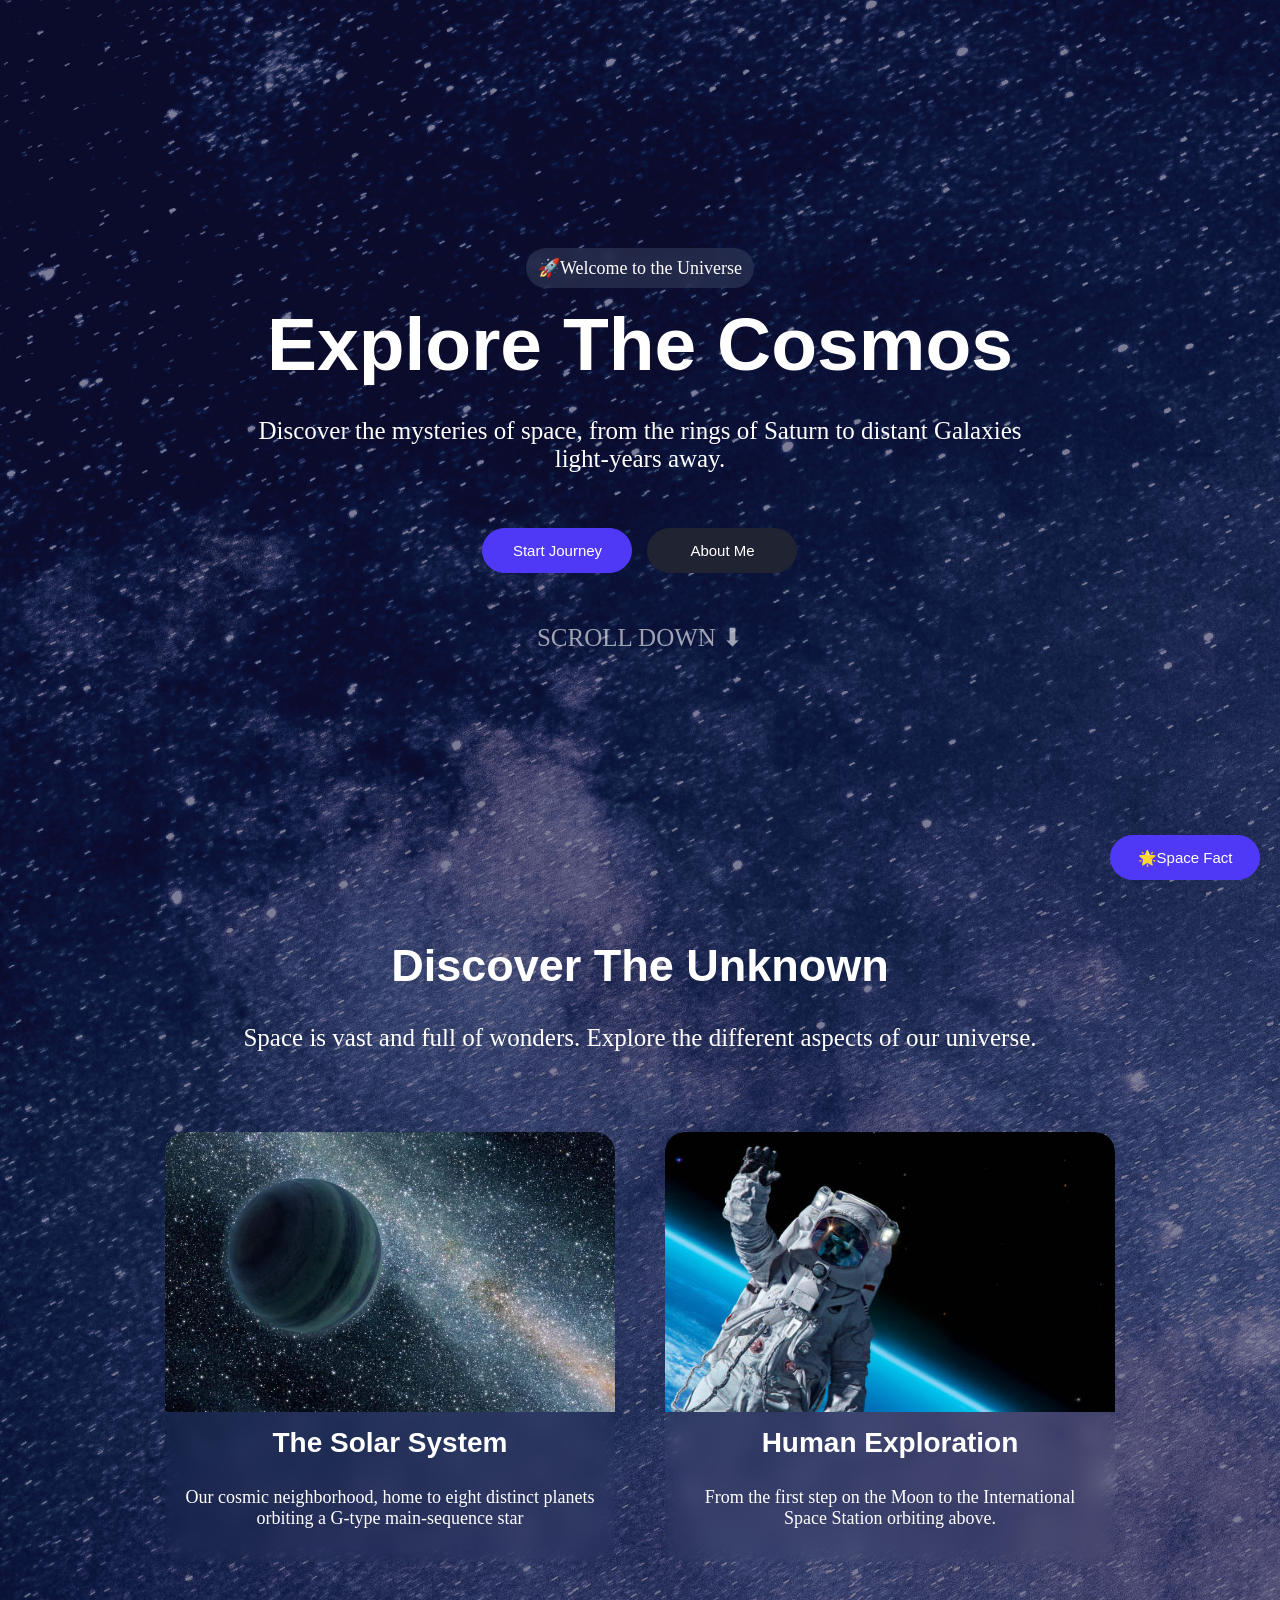
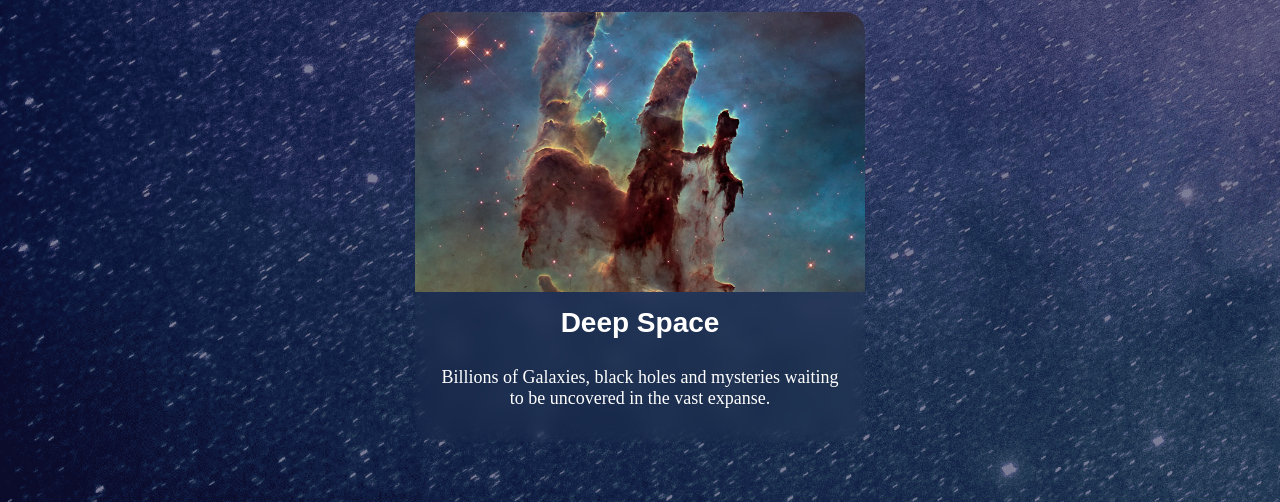
<file: index.html>
<!DOCTYPE html>
<html lang="en">

<head>
    <meta charset="UTF-8">
    <meta name="viewport" content="width=device-width, initial-scale=1.0">
    <title>FACTS ABOUT SPACE...!</title>
    <link rel="stylesheet" href="style.css">
    <script src="script.js" defer></script>
</head>

<body>

    <button id="btn">🌟Space Fact</button>

    <div id="factOverlay" class="fact-overlay"></div>
    <div id="factPopup" class="fact-popup">
        <div class="fact-stars"></div>
        <div class="fact-icon">🪐</div>
        <h4 class="fact-title">Did You Know?</h4>
        <p id="factText"></p>
        <div class="fact-actions">
            <button id="factNext">Next Fact</button>
            <button id="factClose">Close</button>
        </div>
    </div>

    <div id="launchOverlay" class="launch-overlay">
        <div class="launch-flash"></div>
        <div class="launch-streaks"></div>
        <div class="launch-groundglow"></div>
        <div class="launch-rocket-wrap">
            <div class="launch-rocket">🚀</div>
            <div class="launch-flame"></div>
        </div>
        <div id="launchText" class="launch-text">3</div>
    </div>

    <header class="hero">
        <div class="header">
            <div class="box">🚀Welcome to the Universe</div>
            <h1>Explore The Cosmos</h1>
            <p>Discover the mysteries of space, from the rings of Saturn to distant Galaxies <br> light-years away.</p>
            <div class="header-buttons">
                <button id="hello">Start Journey</button>
                <button id="hello2"><a href="WEBSITE/ABOUT_ME/index.html">About Me</a></button>
            </div>
        </div>
        <div class="scroll" id="scrollBtn">SCROLL DOWN ⬇</div>
    </header>

    <section class="content" id="contentSection">
        <div class="header2">
            <h2>Discover The Unknown</h2>
            <p>Space is vast and full of wonders. Explore the different aspects of our universe.</p>
        </div>

        <div class="boxes">
            <div class="box1">
                <a href="WEBSITE/SECOND_PAGE/index.html"><img src="images/solar system.webp" alt="The Solar System"></a>
                <h3><a href="WEBSITE/SECOND_PAGE/index.html">The Solar System</a></h3>
                <p>Our cosmic neighborhood, home to eight distinct planets orbiting a G-type main-sequence star</p>
            </div>
            <div class="box1">
                <a href="WEBSITE/THIRD_PAGE/index.html"><img src="images/astronaut.jpg" alt="Human Exploration"></a>
                <h3><a href="WEBSITE/THIRD_PAGE/index.html">Human Exploration</a></h3>
                <p>From the first step on the Moon to the International Space Station orbiting above.</p>
            </div>
            <div class="box1">
                <a href="WEBSITE/FORTH_PAGE/index.html"><img src="images/deep space.webp" alt="Deep Space"></a>
                <h3><a href="WEBSITE/FORTH_PAGE/index.html">Deep Space</a></h3>
                <p>Billions of Galaxies, black holes and mysteries waiting to be uncovered in the vast expanse.</p>
            </div>
        </div>
    </section>

</body>

</html>
</file>
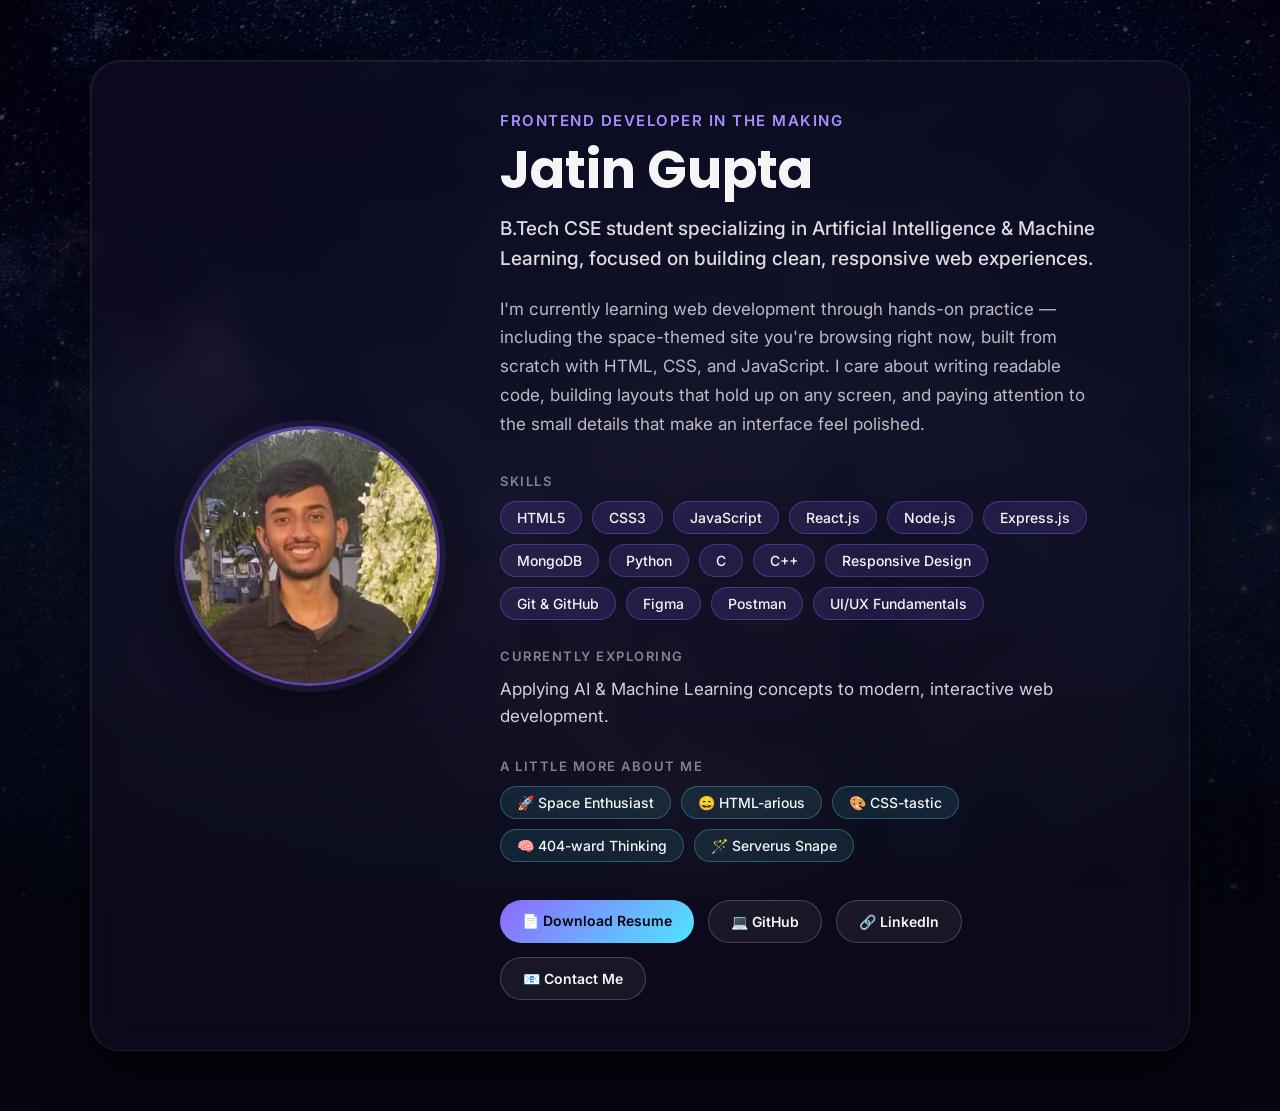
<file: WEBSITE/ABOUT_ME/index.html>
<!DOCTYPE html>
<html lang="en">

<head>
    <meta charset="UTF-8">
    <meta name="viewport" content="width=device-width, initial-scale=1.0">
    <title>Jatin Gupta — Frontend Developer</title>
    <link rel="preconnect" href="https://fonts.googleapis.com">
    <link rel="preconnect" href="https://fonts.gstatic.com" crossorigin>
    <link href="https://fonts.googleapis.com/css2?family=Poppins:wght@500;600;700&family=Inter:wght@400;500;600&display=swap" rel="stylesheet">
    <link rel="stylesheet" href="style.css">
</head>

<body>
    <section class="me">
        <div class="photo-wrap">
            <img src="images/WhatsApp Image 2026-06-07 at 23.25.29.jpeg" alt="Jatin Gupta">
        </div>

        <div class="about">
            <p class="eyebrow">Frontend Developer in the Making</p>
            <h1 class="name">Jatin Gupta</h1>
            <p class="tagline">B.Tech CSE student specializing in Artificial Intelligence &amp; Machine Learning, focused on building clean, responsive web experiences.</p>

            <p class="bio">
                I'm currently learning web development through hands-on practice — including the space-themed site
                you're browsing right now, built from scratch with HTML, CSS, and JavaScript. I care about writing
                readable code, building layouts that hold up on any screen, and paying attention to the small details
                that make an interface feel polished.
            </p>

            <div class="section">
                <h2 class="section-label">Skills</h2>
                <div class="tags">
                    <span class="tag">HTML5</span>
                    <span class="tag">CSS3</span>
                    <span class="tag">JavaScript</span>
                    <span class="tag">React.js</span>
                    <span class="tag">Node.js</span>
                    <span class="tag">Express.js</span>
                    <span class="tag">MongoDB</span>
                    <span class="tag">Python</span>
                    <span class="tag">C</span>
                    <span class="tag">C++</span>
                    <span class="tag">Responsive Design</span>
                    <span class="tag">Git &amp; GitHub</span>
                    <span class="tag">Figma</span>
                    <span class="tag">Postman</span>
                    <span class="tag">UI/UX Fundamentals</span>
                </div>
            </div>

            <div class="section">
                <h2 class="section-label">Currently Exploring</h2>
                <p class="explore-text">Applying AI &amp; Machine Learning concepts to modern, interactive web development.</p>
            </div>

            <div class="section">
                <h2 class="section-label">A Little More About Me</h2>
                <div class="tags tags--fun">
                    <span class="tag">🚀 Space Enthusiast</span>
                    <span class="tag">😄 HTML-arious</span>
                    <span class="tag">🎨 CSS-tastic</span>
                    <span class="tag">🧠 404-ward Thinking</span>
                    <span class="tag">🪄 Serverus Snape</span>
                </div>
            </div>

            <div class="cta">
                <a href="#" class="btn btn--primary">📄 Download Resume</a>
                <a href="https://github.com/Jatin-07-developer" class="btn">💻 GitHub</a>
                <a href=" https://www.linkedin.com/in/jatin-gupta-915759423/" class="btn">🔗 LinkedIn</a>
                <a href="mailto:animatedworld434@gmail.com" class="btn">📧 Contact Me</a>
            </div>
        </div>
    </section>
</body>

</html>
</file>
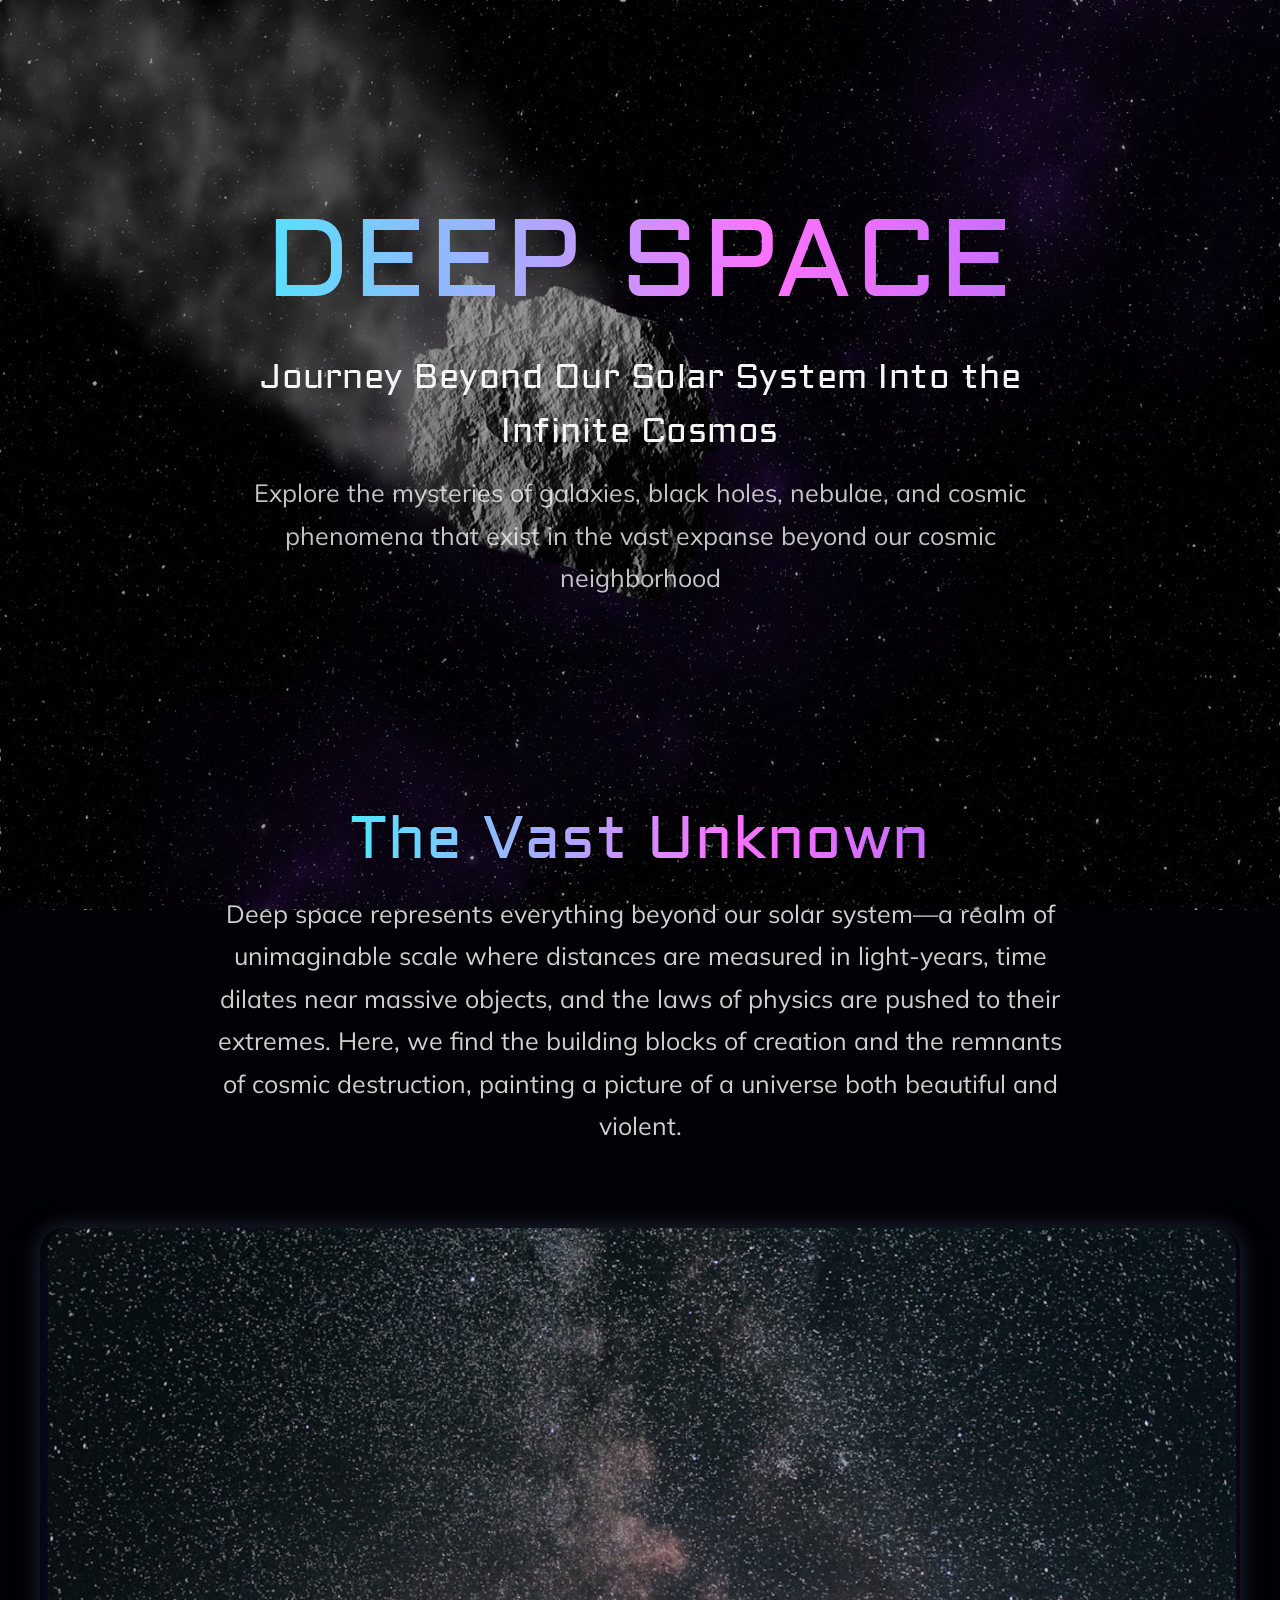
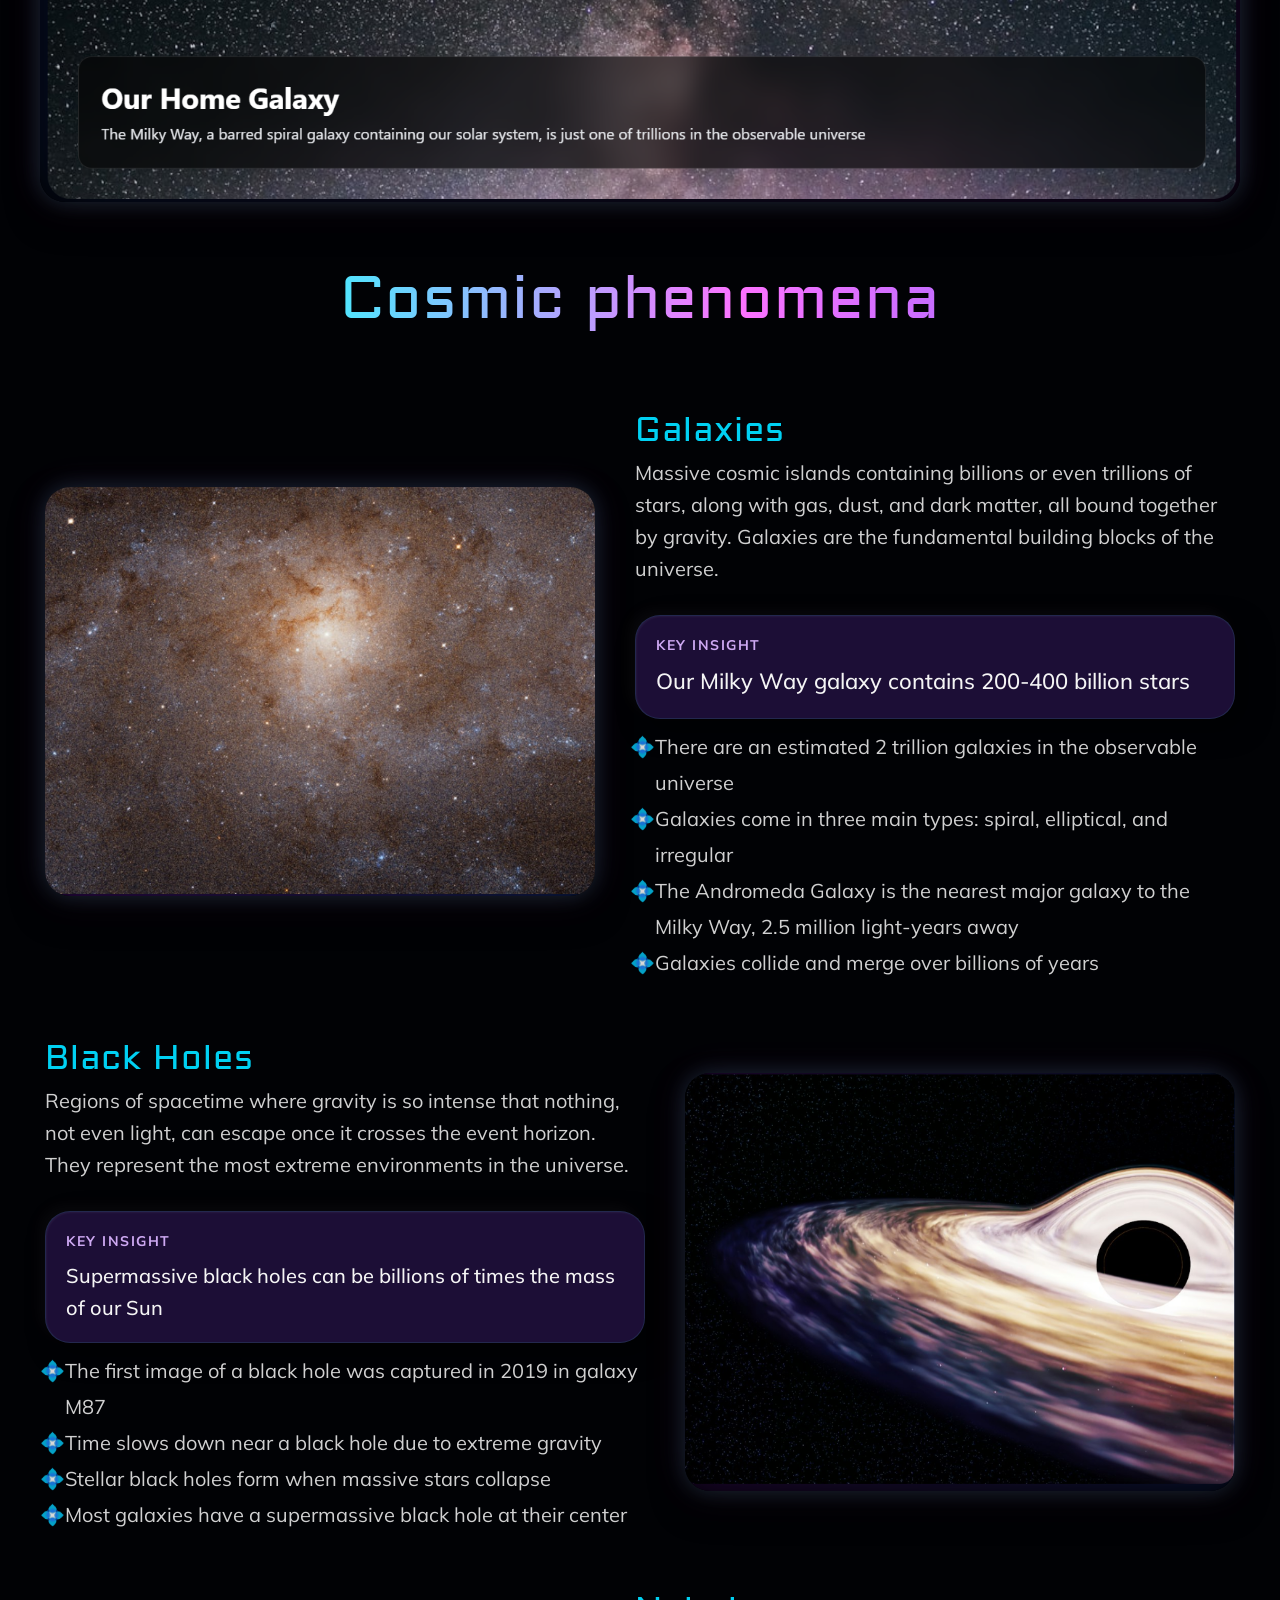
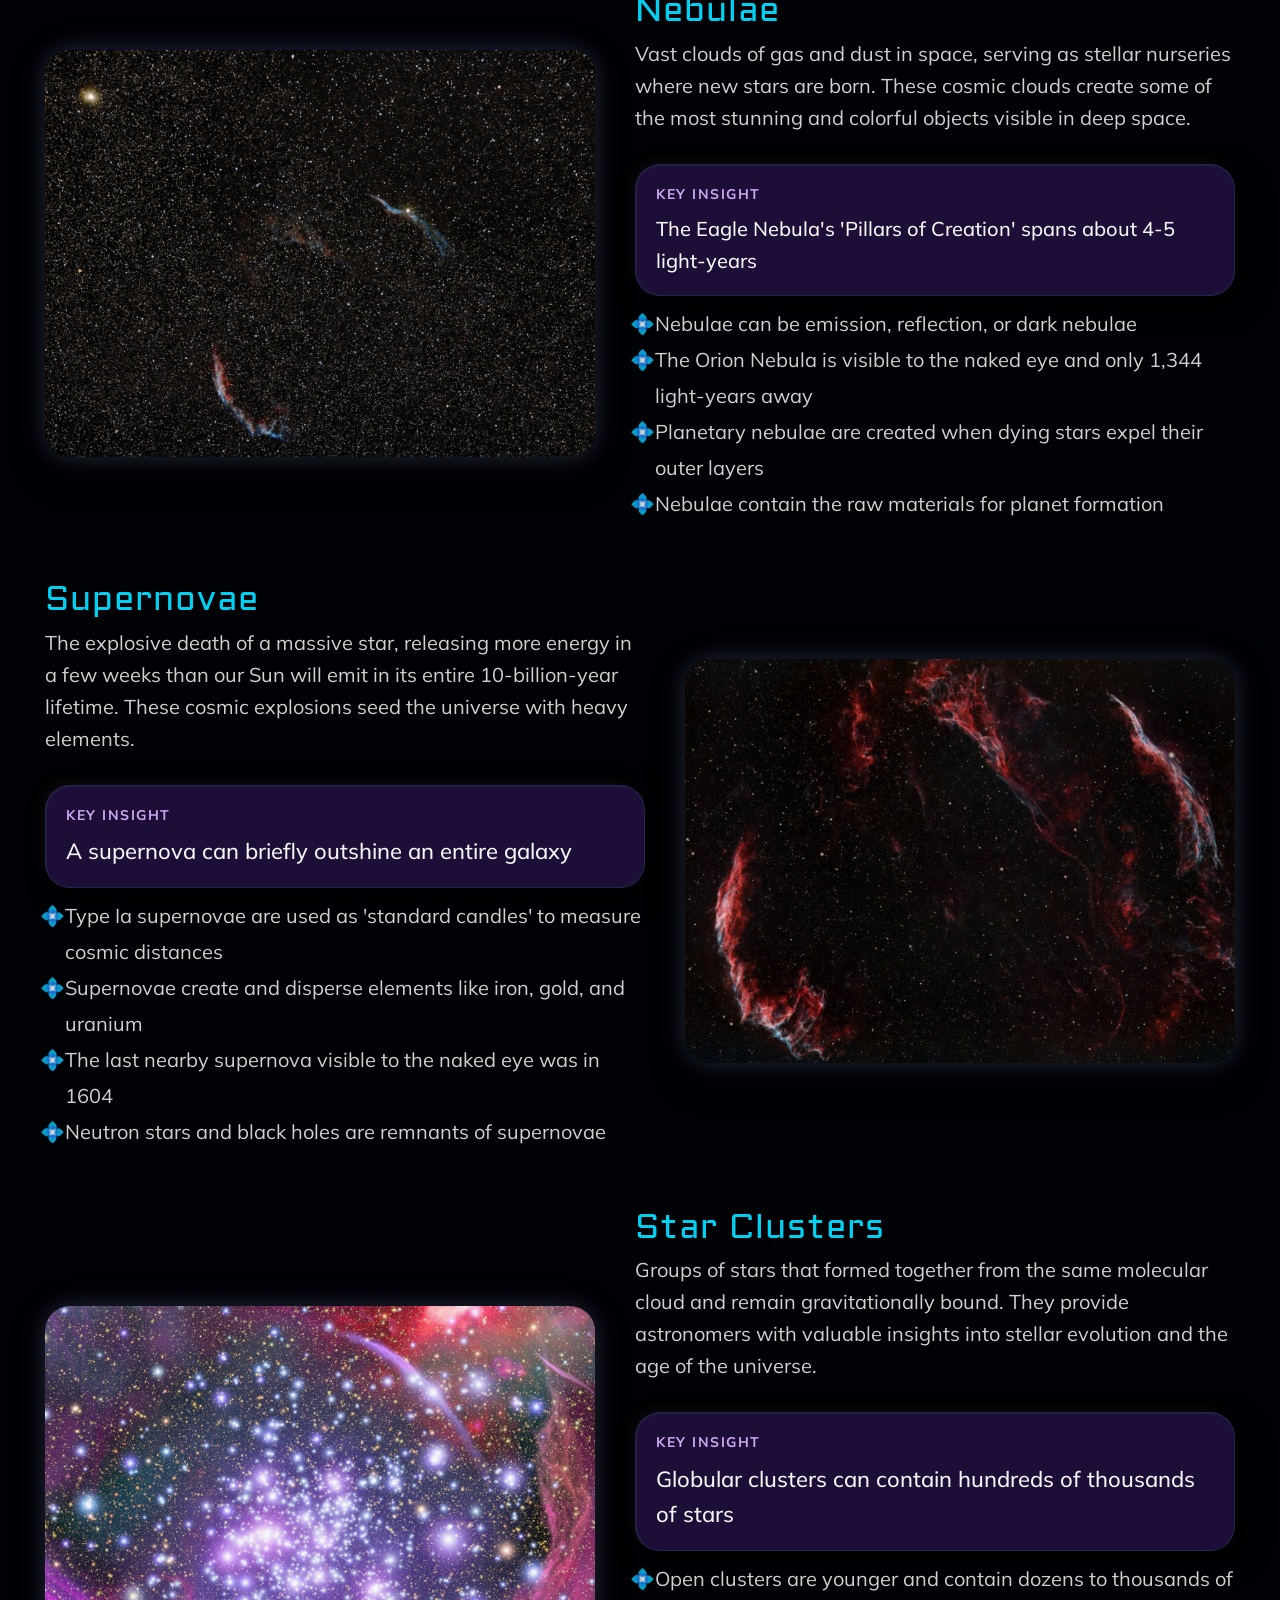
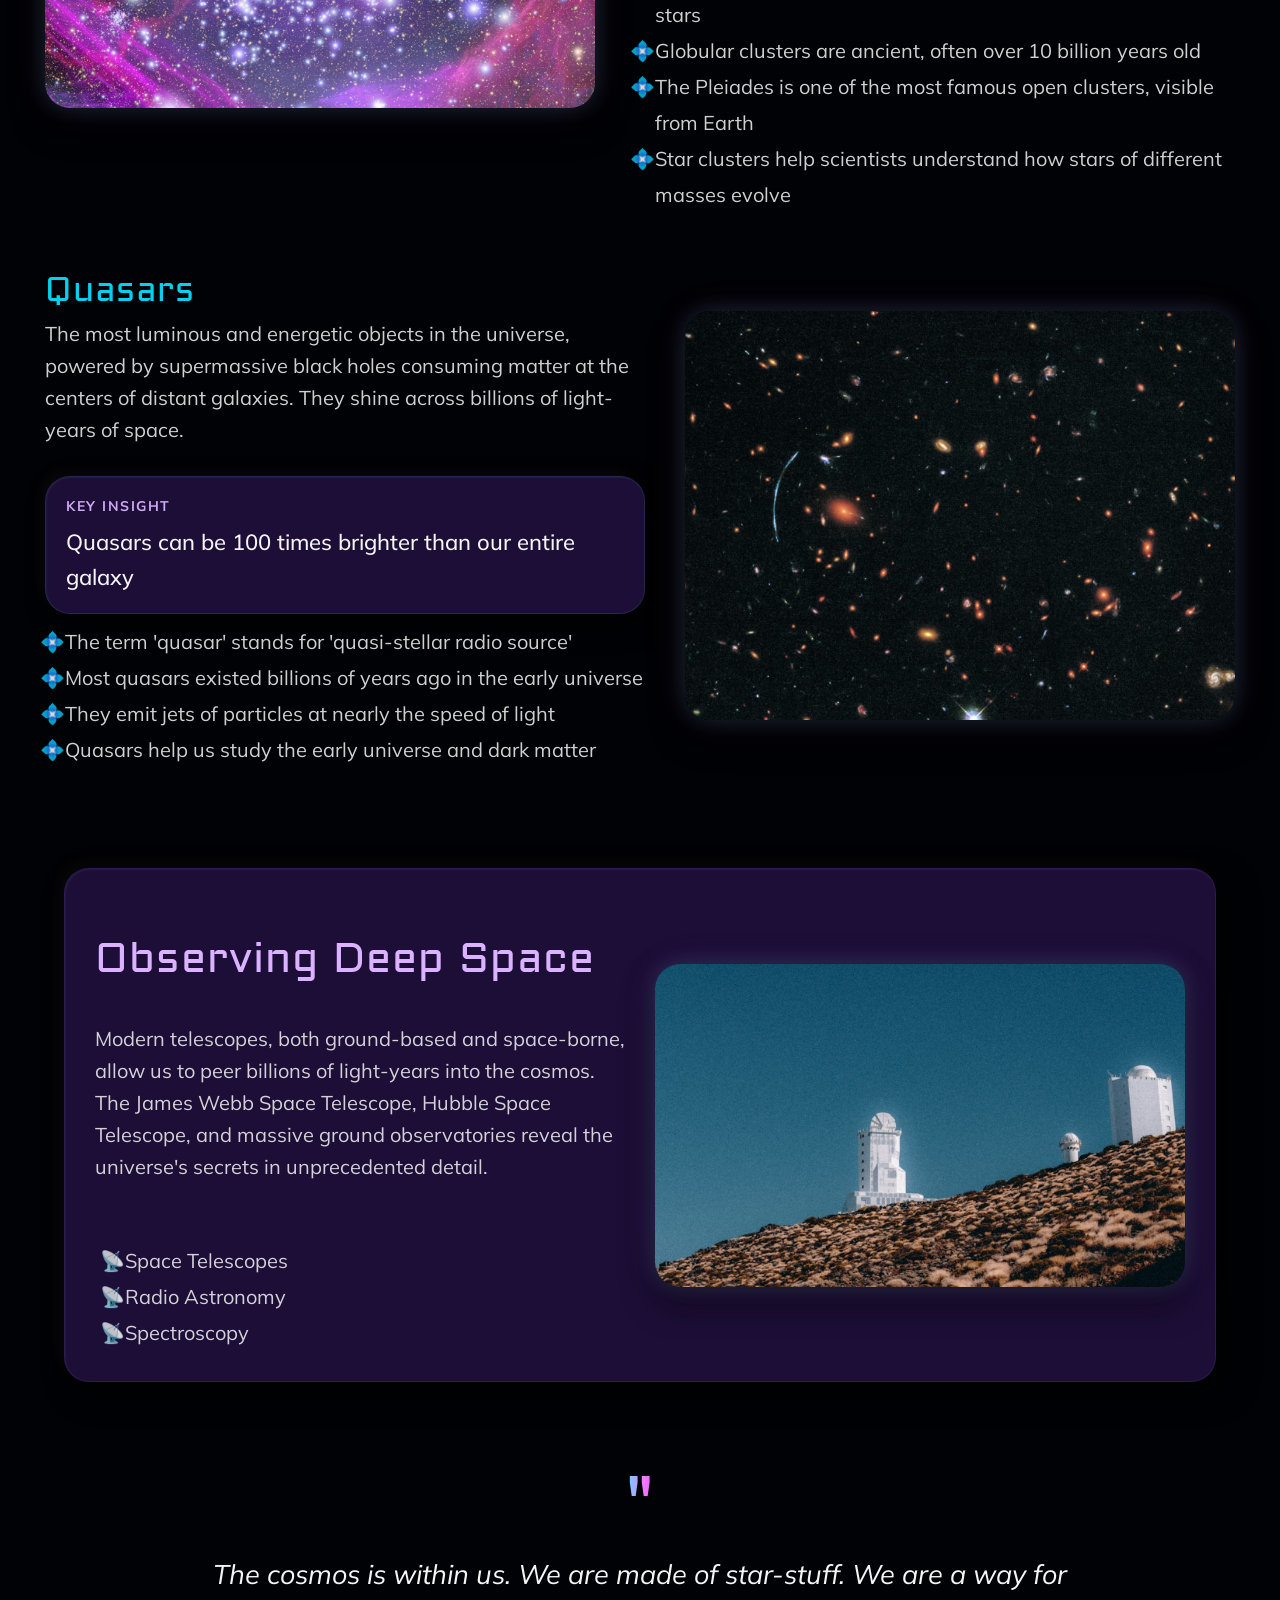
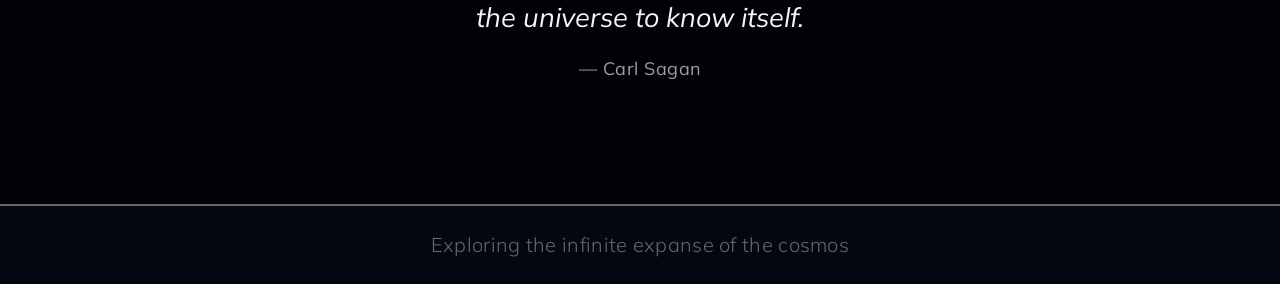
<file: WEBSITE/FORTH_PAGE/index.html>
<!DOCTYPE html>
<html lang="en">

<head>
    <meta charset="UTF-8">
    <meta name="viewport" content="width=device-width, initial-scale=1.0">
    <title>Deep Space</title>
    <link rel="preconnect" href="https://fonts.googleapis.com">
    <link rel="preconnect" href="https://fonts.gstatic.com" crossorigin>
    <link href="https://fonts.googleapis.com/css2?family=Aldrich&family=Mulish:wght@300;400;500;600;700&display=swap" rel="stylesheet">
    <link rel="stylesheet" href="style.css">
</head>

<body>
    <div class="main">
        <h1>DEEP SPACE</h1>
        <span class="hone">Journey Beyond Our Solar System Into the Infinite Cosmos</span>
        <span class="htwo">Explore the mysteries of galaxies, black holes, nebulae, and cosmic phenomena that exist
            in the vast expanse beyond our cosmic neighborhood</span>
    </div>

    <div class="vast">
        <h2>The Vast Unknown</h2>
        <span class="para1">Deep space represents everything beyond our solar system—a realm of unimaginable scale where
            distances are measured in light-years, time dilates near massive objects, and the laws of physics are
            pushed to their extremes. Here, we find the building blocks of creation and the remnants of cosmic
            destruction, painting a picture of a universe both beautiful and violent.</span>
        <img src="images/home galaxy.png" alt="Our home galaxy">
    </div>

    <div class="cosmic">
        <h2>Cosmic phenomena</h2>
        <div class="galaxies">
            <img src="images/galaxies.png" alt="Galaxies">
            <div class="one">
                <h3>Galaxies</h3>
                <span class="para2">Massive cosmic islands containing billions or even trillions of stars, along
                    with gas, dust, and dark matter, all bound together by gravity. Galaxies are the fundamental
                    building blocks of the universe.</span>
                <div class="insight">
                    <h4>key insight</h4>
                    <span class="para3">Our Milky Way galaxy contains 200-400 billion stars</span>
                </div>
                <ul>
                    <li>There are an estimated 2 trillion galaxies in the observable universe</li>
                    <li>Galaxies come in three main types: spiral, elliptical, and irregular</li>
                    <li>The Andromeda Galaxy is the nearest major galaxy to the Milky Way, 2.5 million light-years away
                    </li>
                    <li>Galaxies collide and merge over billions of years</li>
                </ul>
            </div>
        </div>
        <div class="black_hole">
            <div class="one">
                <h3>Black Holes</h3>
                <span class="para2">Regions of spacetime where gravity is so intense that nothing, not even
                    light, can escape once it crosses the event horizon. They represent the most extreme environments in the
                    universe.</span>
                <div class="insight">
                    <h4>key insight</h4>
                    <span class="para4">Supermassive black holes can be billions of times the mass of our Sun</span>
                </div>
                <ul>
                    <li>The first image of a black hole was captured in 2019 in galaxy M87</li>
                    <li>Time slows down near a black hole due to extreme gravity</li>
                    <li>Stellar black holes form when massive stars collapse</li>
                    <li>Most galaxies have a supermassive black hole at their center</li>
                </ul>
            </div>
            <img src="images/Black Hole.png" alt="Black hole">
        </div>
        <div class="black_hole">
            <img src="images/Nebulae.png" alt="Nebulae">
            <div class="one">
                <h3>Nebulae</h3>
                <span class="para2">Vast clouds of gas and dust in space, serving as stellar nurseries where new
                    stars are born. These cosmic clouds create some of the most stunning and colorful objects
                    visible in deep space.</span>
                <div class="insight">
                    <h4>key insight</h4>
                    <span class="para4">The Eagle Nebula's 'Pillars of Creation' spans about 4-5 light-years</span>
                </div>
                <ul>
                    <li>Nebulae can be emission, reflection, or dark nebulae</li>
                    <li>The Orion Nebula is visible to the naked eye and only 1,344 light-years away</li>
                    <li>Planetary nebulae are created when dying stars expel their outer layers</li>
                    <li>Nebulae contain the raw materials for planet formation</li>
                </ul>
            </div>
        </div>
        <div class="black_hole">
            <div class="one">
                <h3>Supernovae</h3>
                <span class="para2">The explosive death of a massive star, releasing more energy in a few weeks
                    than our Sun will emit in its entire 10-billion-year lifetime. These cosmic explosions seed the
                    universe with heavy elements.</span>
                <div class="insight">
                    <h4>key insight</h4>
                    <span class="para3">A supernova can briefly outshine an entire galaxy</span>
                </div>
                <ul>
                    <li>Type Ia supernovae are used as 'standard candles' to measure cosmic distances</li>
                    <li>Supernovae create and disperse elements like iron, gold, and uranium</li>
                    <li>The last nearby supernova visible to the naked eye was in 1604</li>
                    <li>Neutron stars and black holes are remnants of supernovae</li>
                </ul>
            </div>
            <img src="images/supernova.png" alt="Supernova">
        </div>
        <div class="black_hole">
            <img src="images/star clusters.png" alt="Star clusters">
            <div class="one">
                <h3>Star Clusters</h3>
                <span class="para2">Groups of stars that formed together from the same molecular cloud and remain
                    gravitationally bound. They provide astronomers with valuable insights into stellar evolution
                    and the age of the universe.</span>
                <div class="insight">
                    <h4>key insight</h4>
                    <span class="para3">Globular clusters can contain hundreds of thousands of stars</span>
                </div>
                <ul>
                    <li>Open clusters are younger and contain dozens to thousands of stars</li>
                    <li>Globular clusters are ancient, often over 10 billion years old</li>
                    <li>The Pleiades is one of the most famous open clusters, visible from Earth</li>
                    <li>Star clusters help scientists understand how stars of different masses evolve</li>
                </ul>
            </div>
        </div>
        <div class="black_hole">
            <div class="one">
                <h3>Quasars</h3>
                <span class="para2">The most luminous and energetic objects in the universe, powered by
                    supermassive black holes consuming matter at the centers of distant galaxies. They shine across
                    billions of light-years of space.</span>
                <div class="insight">
                    <h4>key insight</h4>
                    <span class="para3">Quasars can be 100 times brighter than our entire galaxy</span>
                </div>
                <ul>
                    <li>The term 'quasar' stands for 'quasi-stellar radio source'</li>
                    <li>Most quasars existed billions of years ago in the early universe</li>
                    <li>They emit jets of particles at nearly the speed of light</li>
                    <li>Quasars help us study the early universe and dark matter</li>
                </ul>
            </div>
            <img src="images/quasars.png" alt="Quasars">
        </div>
    </div>

    <div class="container">
        <div class="contain">
            <h6>Observing Deep Space</h6>
            <span class="para2">Modern telescopes, both ground-based and space-borne, allow us to
                peer billions of light-years into the cosmos. The James Webb Space
                Telescope, Hubble Space Telescope, and massive ground observatories
                reveal the universe's secrets in unprecedented detail.</span>
            <ol>
                <li>Space Telescopes</li>
                <li>Radio Astronomy</li>
                <li>Spectroscopy</li>
            </ol>
        </div>
        <img src="images/Screenshot 2026-03-03 143458.png" alt="Space telescope observatory">
    </div>

    <div class="ending">
        <h2>"</h2>
        <span class="hend">The cosmos is within us. We are made of star-stuff. We are a way for the
            universe to know itself.</span>
        <p>— Carl Sagan</p>
    </div>

    <footer>
        <div class="last_box">
            <span class="para5">Exploring the infinite expanse of the cosmos</span>
        </div>
    </footer>


</body>

</html>
</file>
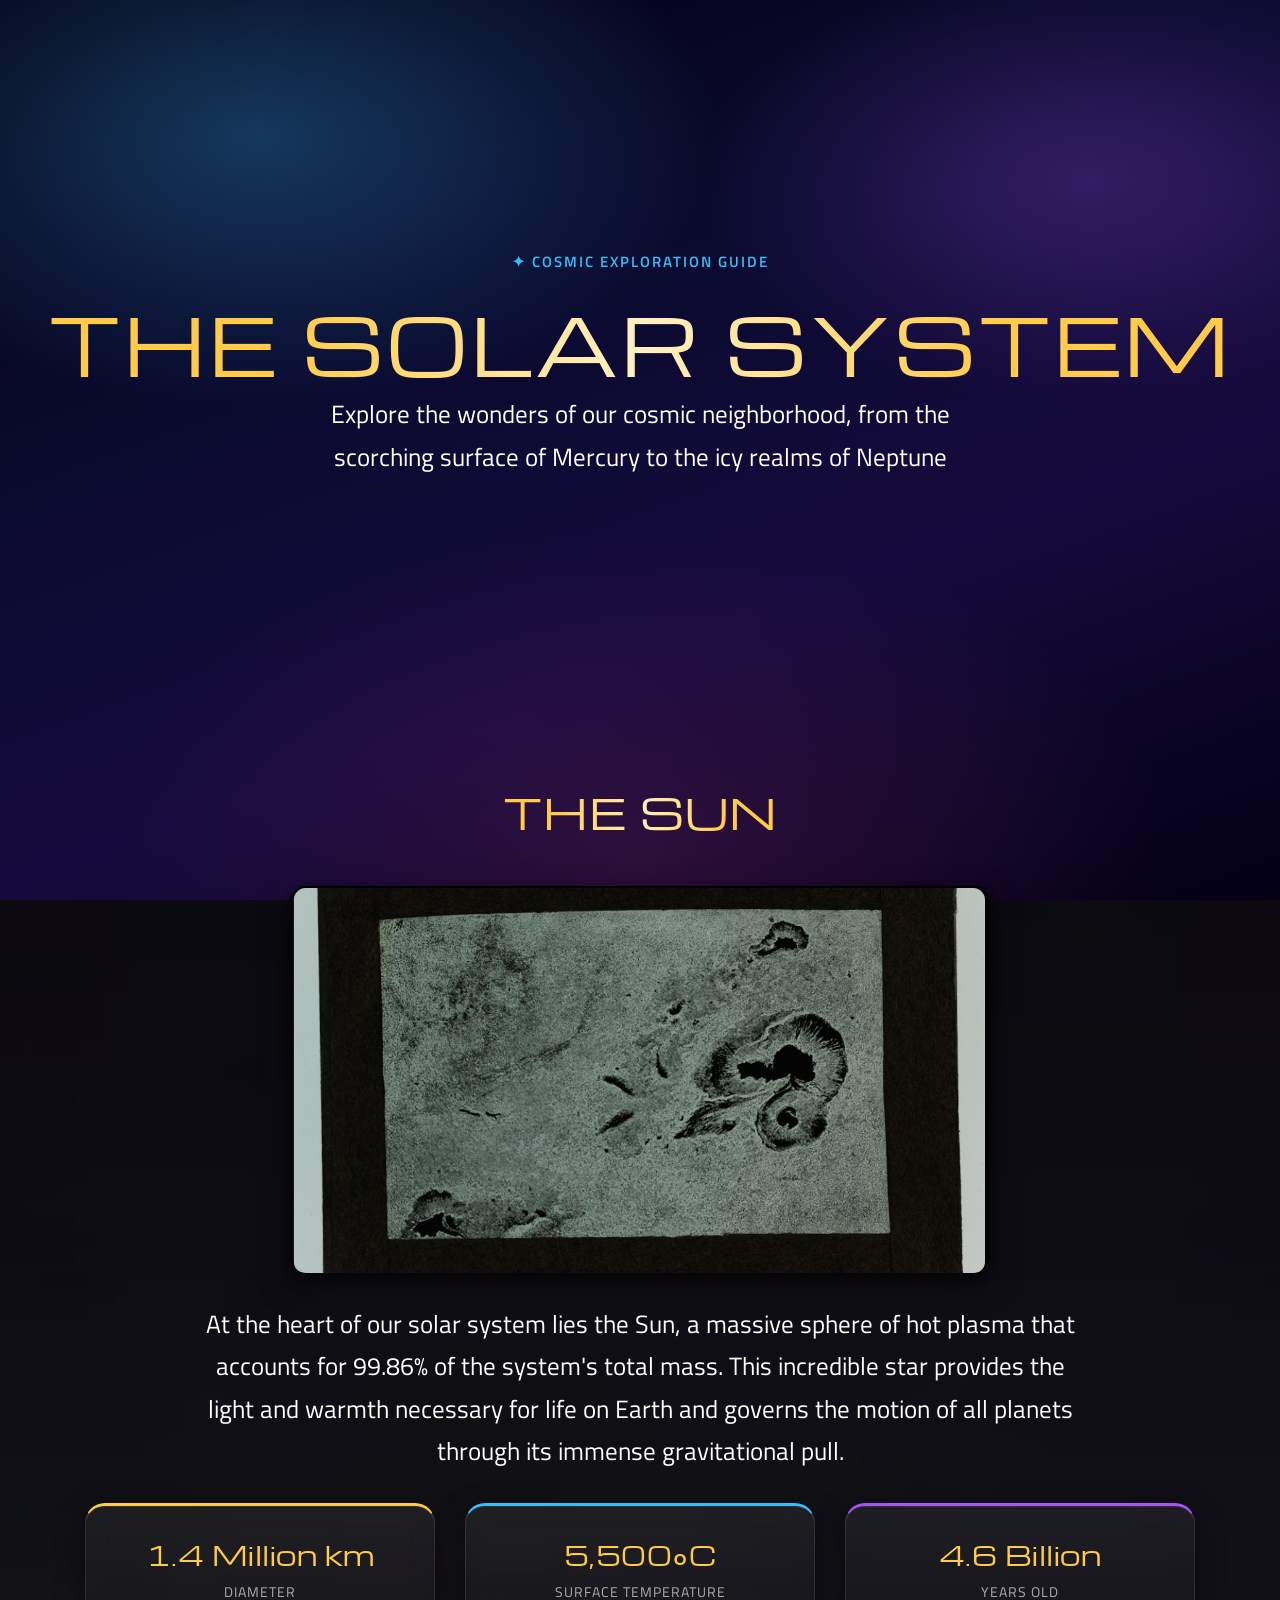
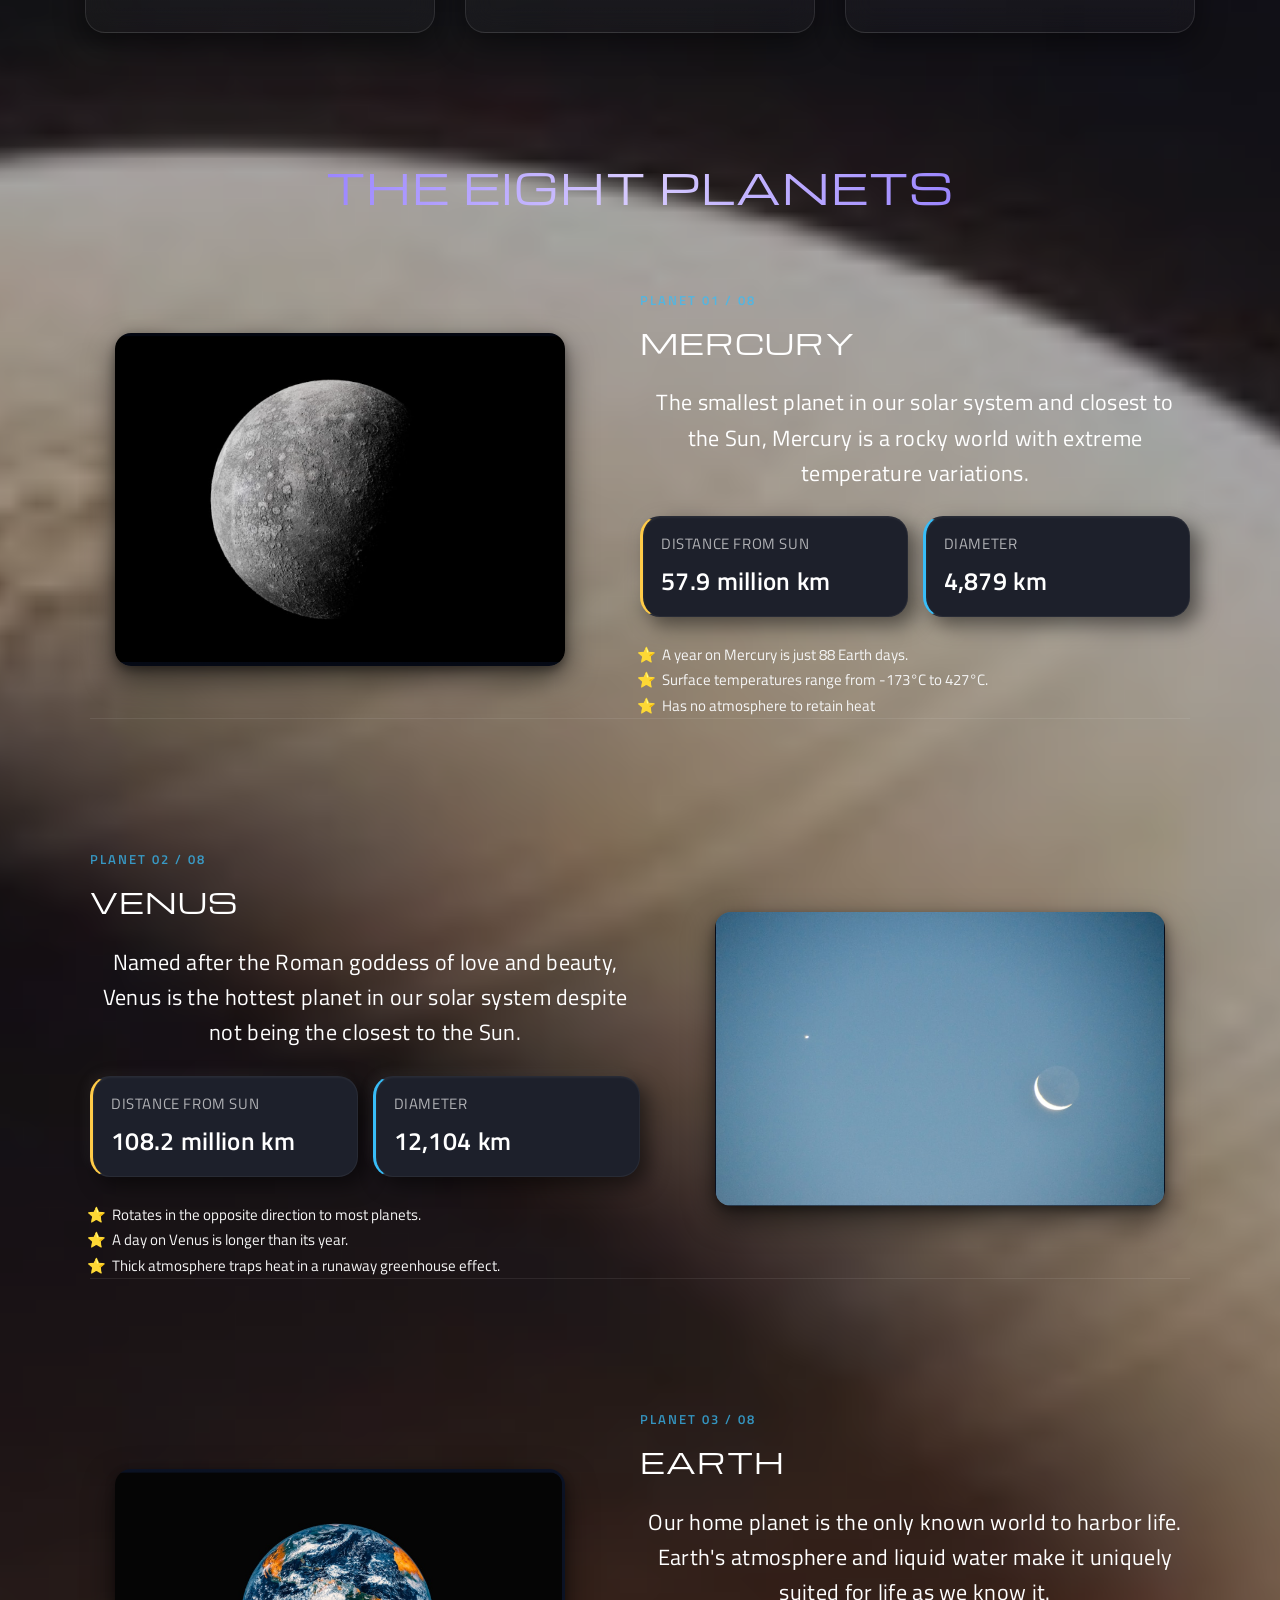
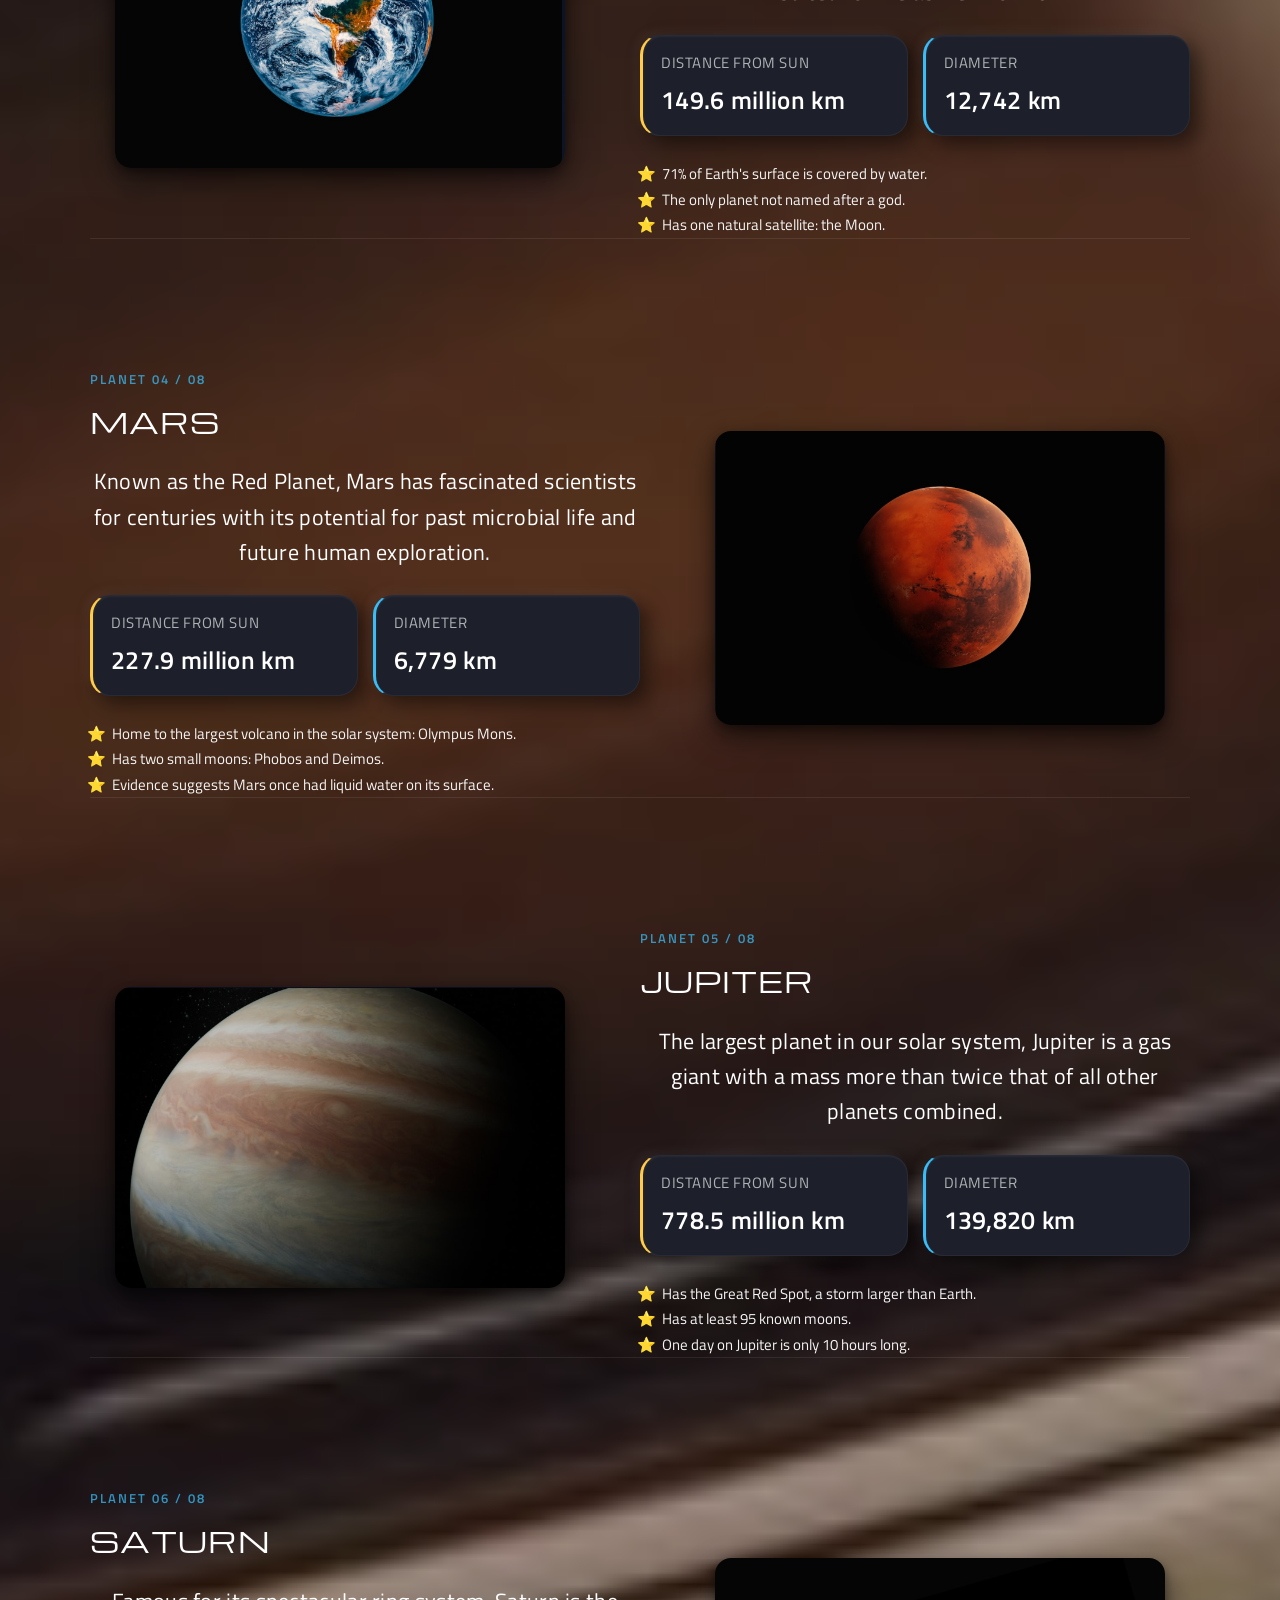
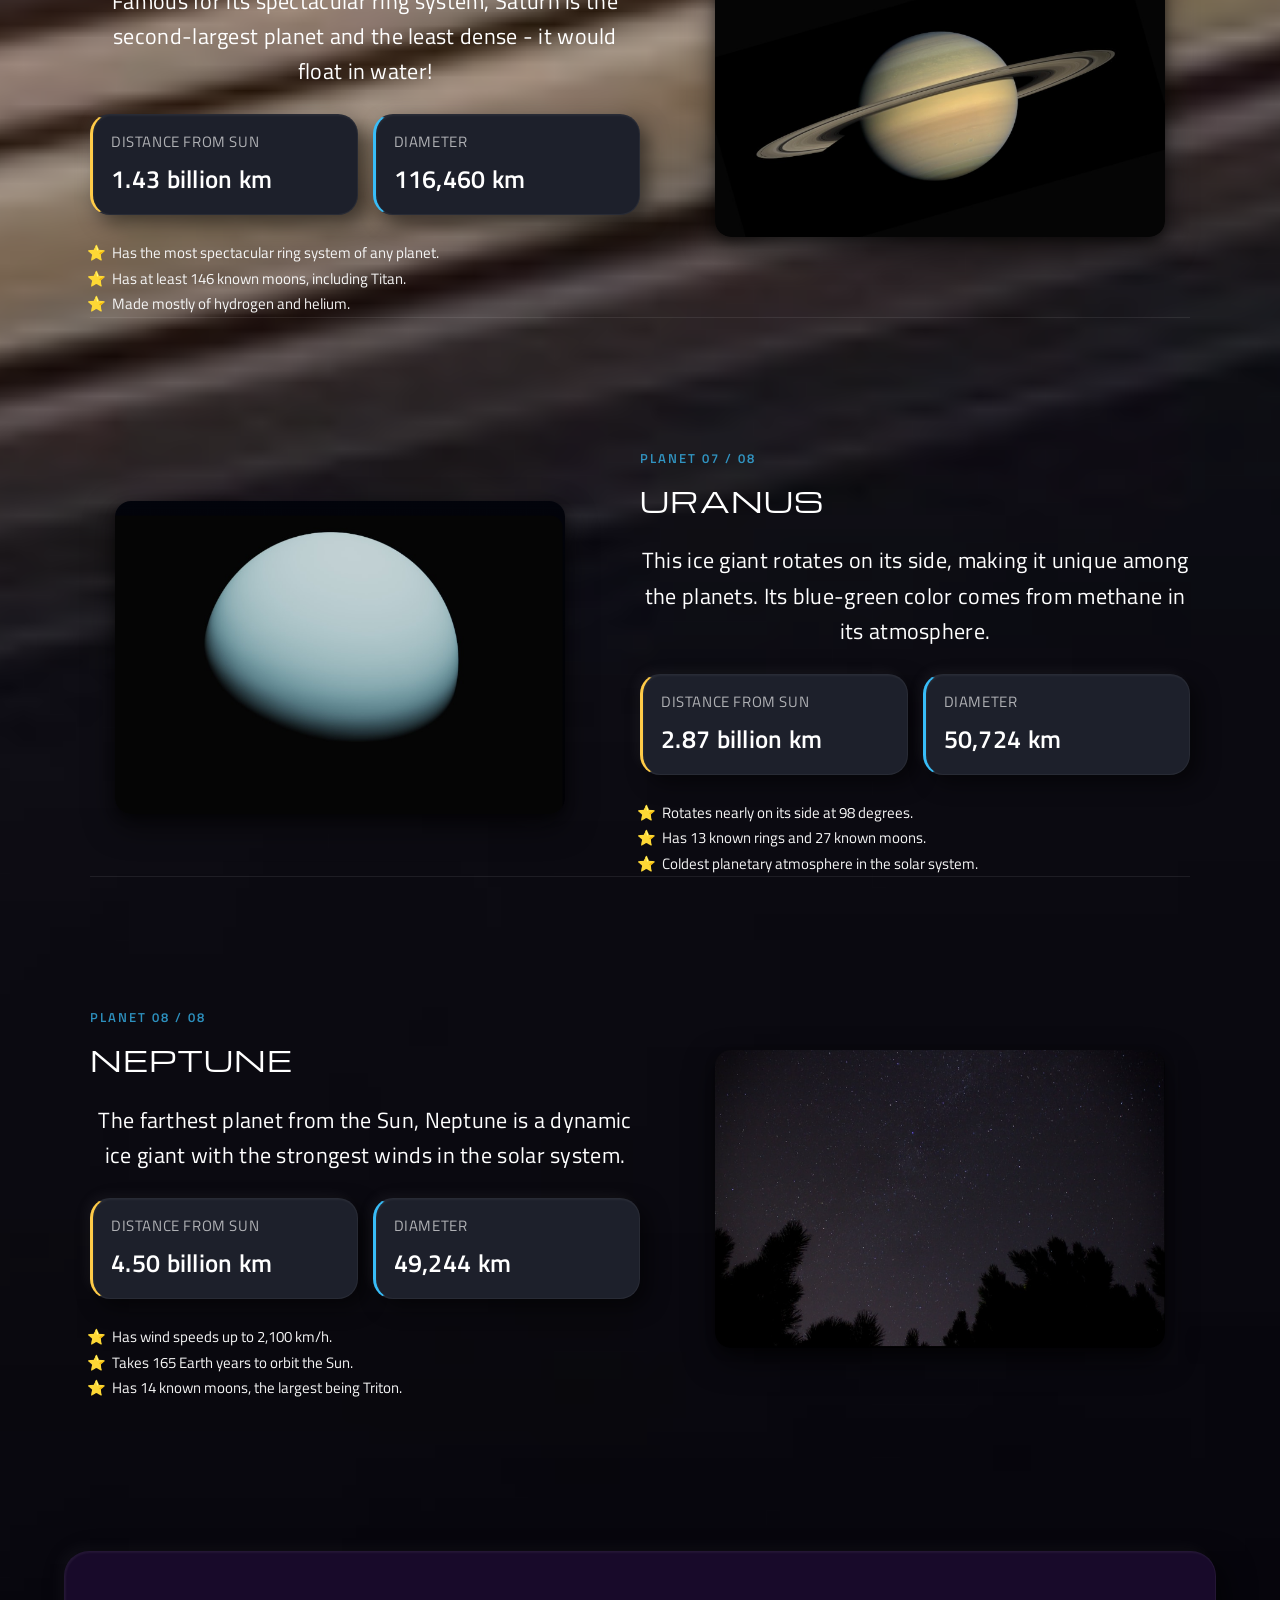
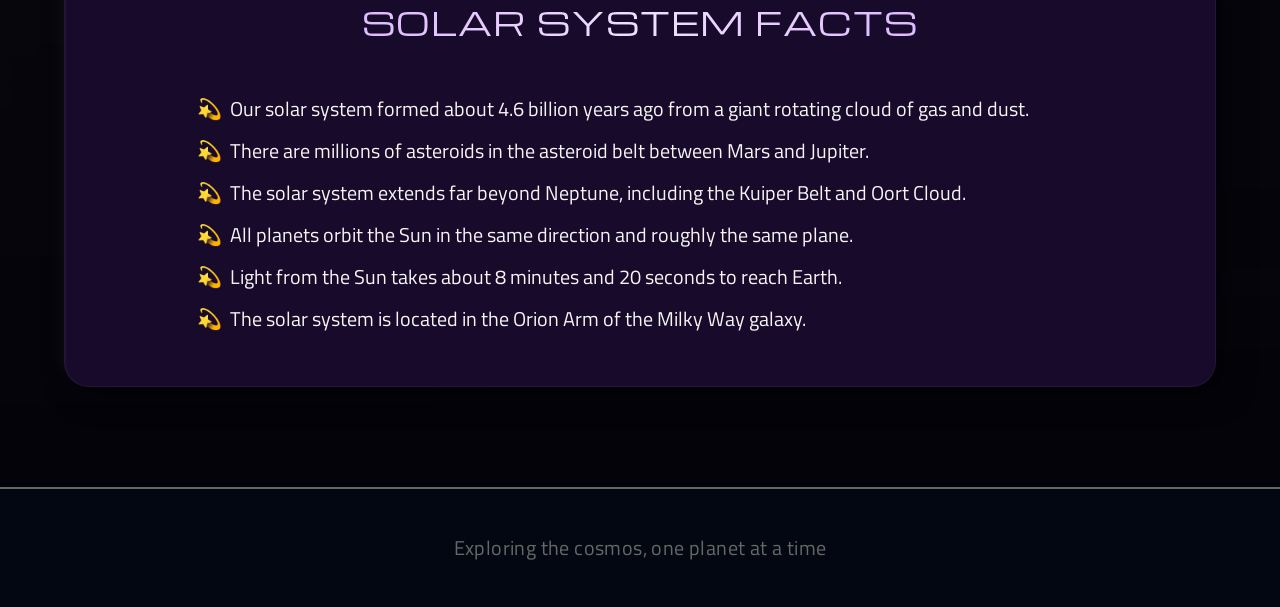
<file: WEBSITE/SECOND_PAGE/index.html>
<!DOCTYPE html>
<html lang="en">

<head>
    <meta charset="UTF-8">
    <meta name="viewport" content="width=device-width, initial-scale=1.0">
    <title>The Solar System</title>
    <link rel="preconnect" href="https://fonts.googleapis.com">
    <link rel="preconnect" href="https://fonts.gstatic.com" crossorigin>
    <link href="https://fonts.googleapis.com/css2?family=Michroma&family=Titillium+Web:wght@400;500;600;700&display=swap" rel="stylesheet">
    <link rel="stylesheet" href="style.css">
</head>

<body>
    <div class="main">
        <span class="kicker">✦ Cosmic Exploration Guide</span>
        <h1>THE SOLAR SYSTEM</h1>
        <p>Explore the wonders of our cosmic neighborhood, from the scorching surface of Mercury to the icy realms
            of Neptune</p>
    </div>
    <div class="sun">
        <h2>The Sun</h2>
        <img src="image/Screenshot 2026-02-26 081058.png" alt="The Sun">
        <p>At the heart of our solar system lies the Sun, a massive sphere of hot plasma that accounts for 99.86% of the system's total mass. This incredible star provides the light and warmth necessary for life on Earth and
            governs the motion of all planets through its immense gravitational pull.
        </p>
    </div>
    <div class="boxes">
        <div class="box">
            <h3>1.4 Million km</h3>
            <span>Diameter</span>
        </div>
        <div class="box">
            <h3>5,500°C</h3>
            <span>Surface Temperature</span>
        </div>
        <div class="box">
            <h3>4.6 Billion</h3>
            <span>Years Old</span>
        </div>
    </div>
    <div class="planets">
        <div class="header">The Eight Planets</div>
        <div class="mercury">
            <img src="image/Screenshot 2026-02-26 122836.png" alt="Mercury">
            <div class="mercury1">
                <h5>Mercury</h5>
                <span class="mercury_text">The smallest planet in our solar system and closest to the Sun, Mercury is a rocky world with extreme temperature variations.</span>
                <div class="boxes2">
                    <div class="box2">
                        <span class="para">Distance from Sun</span>
                        <span class="header2">57.9 million km</span>
                    </div>
                    <div class="box2">
                        <span class="para">Diameter</span>
                        <span class="header2">4,879 km</span>
                    </div>
                </div>
                <ul>
                    <li>A year on Mercury is just 88 Earth days.</li>
                    <li>Surface temperatures range from -173°C to 427°C.</li>
                    <li>Has no atmosphere to retain heat</li>
                </ul>
            </div>
        </div>

        <div class="venus">
            <div class="venus1">
                <h5>Venus</h5>
                <span class="venus_text">Named after the Roman goddess of love and beauty, Venus is the hottest planet in our solar system despite not being the closest to the Sun.</span>
                <div class="boxes2">
                    <div class="box2">
                        <span class="para">Distance from Sun</span>
                        <span class="header2">108.2 million km</span>
                    </div>
                    <div class="box2">
                        <span class="para">Diameter</span>
                        <span class="header2">12,104 km</span>
                    </div>
                </div>
                <ul>
                    <li>Rotates in the opposite direction to most planets.</li>
                    <li>A day on Venus is longer than its year.</li>
                    <li>Thick atmosphere traps heat in a runaway greenhouse effect.</li>
                </ul>
            </div>
            <img src="image/venus.png" alt="Venus">
        </div>

        <div class="earth">
            <img src="image/earth.png" alt="Earth">
            <div class="earth1">
                <h5>Earth</h5>
                <span class="earth_text">Our home planet is the only known world to harbor life. Earth's atmosphere and liquid water make it uniquely suited for life as we know it.</span>
                <div class="boxes2">
                    <div class="box2">
                        <span class="para">Distance from Sun</span>
                        <span class="header2">149.6 million km</span>
                    </div>
                    <div class="box2">
                        <span class="para">Diameter</span>
                        <span class="header2">12,742 km</span>
                    </div>
                </div>
                <ul>
                    <li>71% of Earth's surface is covered by water.</li>
                    <li>The only planet not named after a god.</li>
                    <li>Has one natural satellite: the Moon.</li>
                </ul>
            </div>
        </div>

        <div class="mars">
            <div class="mars1">
                <h5>Mars</h5>
                <span class="mars_text">Known as the Red Planet, Mars has fascinated scientists for centuries with its potential for past microbial life and future human exploration.</span>
                <div class="boxes2">
                    <div class="box2">
                        <span class="para">Distance from Sun</span>
                        <span class="header2">227.9 million km</span>
                    </div>
                    <div class="box2">
                        <span class="para">Diameter</span>
                        <span class="header2">6,779 km</span>
                    </div>
                </div>
                <ul>
                    <li>Home to the largest volcano in the solar system: Olympus Mons.</li>
                    <li>Has two small moons: Phobos and Deimos.</li>
                    <li>Evidence suggests Mars once had liquid water on its surface.</li>
                </ul>
            </div>
            <img src="image/mars.png" alt="Mars">
        </div>

        <div class="jupitor">
            <img src="image/jupitor.png" alt="Jupiter">
            <div class="jupitor1">
                <h5>Jupiter</h5>
                <span class="jupitor_text">The largest planet in our solar system, Jupiter is a gas giant with a mass more than twice that of all other planets combined.</span>
                <div class="boxes2">
                    <div class="box2">
                        <span class="para">Distance from Sun</span>
                        <span class="header2">778.5 million km</span>
                    </div>
                    <div class="box2">
                        <span class="para">Diameter</span>
                        <span class="header2">139,820 km</span>
                    </div>
                </div>
                <ul>
                    <li>Has the Great Red Spot, a storm larger than Earth.</li>
                    <li>Has at least 95 known moons.</li>
                    <li>One day on Jupiter is only 10 hours long.</li>
                </ul>
            </div>
        </div>

        <div class="saturn">
            <div class="saturn1">
                <h5>Saturn</h5>
                <span class="saturn_text">Famous for its spectacular ring system, Saturn is the second-largest planet and the least dense - it would float in water!</span>
                <div class="boxes2">
                    <div class="box2">
                        <span class="para">Distance from Sun</span>
                        <span class="header2">1.43 billion km</span>
                    </div>
                    <div class="box2">
                        <span class="para">Diameter</span>
                        <span class="header2">116,460 km</span>
                    </div>
                </div>
                <ul>
                    <li>Has the most spectacular ring system of any planet.</li>
                    <li>Has at least 146 known moons, including Titan.</li>
                    <li>Made mostly of hydrogen and helium.</li>
                </ul>
            </div>
            <img src="image/saturn.png" alt="Saturn">
        </div>

        <div class="uranus">
            <img src="image/uranus.png" alt="Uranus">
            <div class="uranus1">
                <h5>Uranus</h5>
                <span class="uranus_text">This ice giant rotates on its side, making it unique among the planets. Its blue-green color comes from methane in its atmosphere.</span>
                <div class="boxes2">
                    <div class="box2">
                        <span class="para">Distance from Sun</span>
                        <span class="header2">2.87 billion km</span>
                    </div>
                    <div class="box2">
                        <span class="para">Diameter</span>
                        <span class="header2">50,724 km</span>
                    </div>
                </div>
                <ul>
                    <li>Rotates nearly on its side at 98 degrees.</li>
                    <li>Has 13 known rings and 27 known moons.</li>
                    <li>Coldest planetary atmosphere in the solar system.</li>
                </ul>
            </div>
        </div>

        <div class="neptune">
            <div class="neptune1">
                <h5>Neptune</h5>
                <span class="neptune_text">The farthest planet from the Sun, Neptune is a dynamic ice giant with the strongest winds in the solar system.</span>
                <div class="boxes2">
                    <div class="box2">
                        <span class="para">Distance from Sun</span>
                        <span class="header2">4.50 billion km</span>
                    </div>
                    <div class="box2">
                        <span class="para">Diameter</span>
                        <span class="header2">49,244 km</span>
                    </div>
                </div>
                <ul>
                    <li>Has wind speeds up to 2,100 km/h.</li>
                    <li>Takes 165 Earth years to orbit the Sun.</li>
                    <li>Has 14 known moons, the largest being Triton.</li>
                </ul>
            </div>
            <img src="image/neptune.png" alt="Neptune">
        </div>
    </div>

    <div class="footer">
        <h6>Solar System Facts</h6>
        <ol>
            <li>Our solar system formed about 4.6 billion years ago from a giant rotating cloud of gas and dust.</li>
            <li>There are millions of asteroids in the asteroid belt between Mars and Jupiter.</li>
            <li>The solar system extends far beyond Neptune, including the Kuiper Belt and Oort Cloud.</li>
            <li>All planets orbit the Sun in the same direction and roughly the same plane.</li>
            <li>Light from the Sun takes about 8 minutes and 20 seconds to reach Earth.</li>
            <li>The solar system is located in the Orion Arm of the Milky Way galaxy.</li>
        </ol>
    </div>

    <footer>
        <div class="last_box">
            <span class="para5">Exploring the cosmos, one planet at a time</span>
        </div>
    </footer>
</body>

</html>
</file>
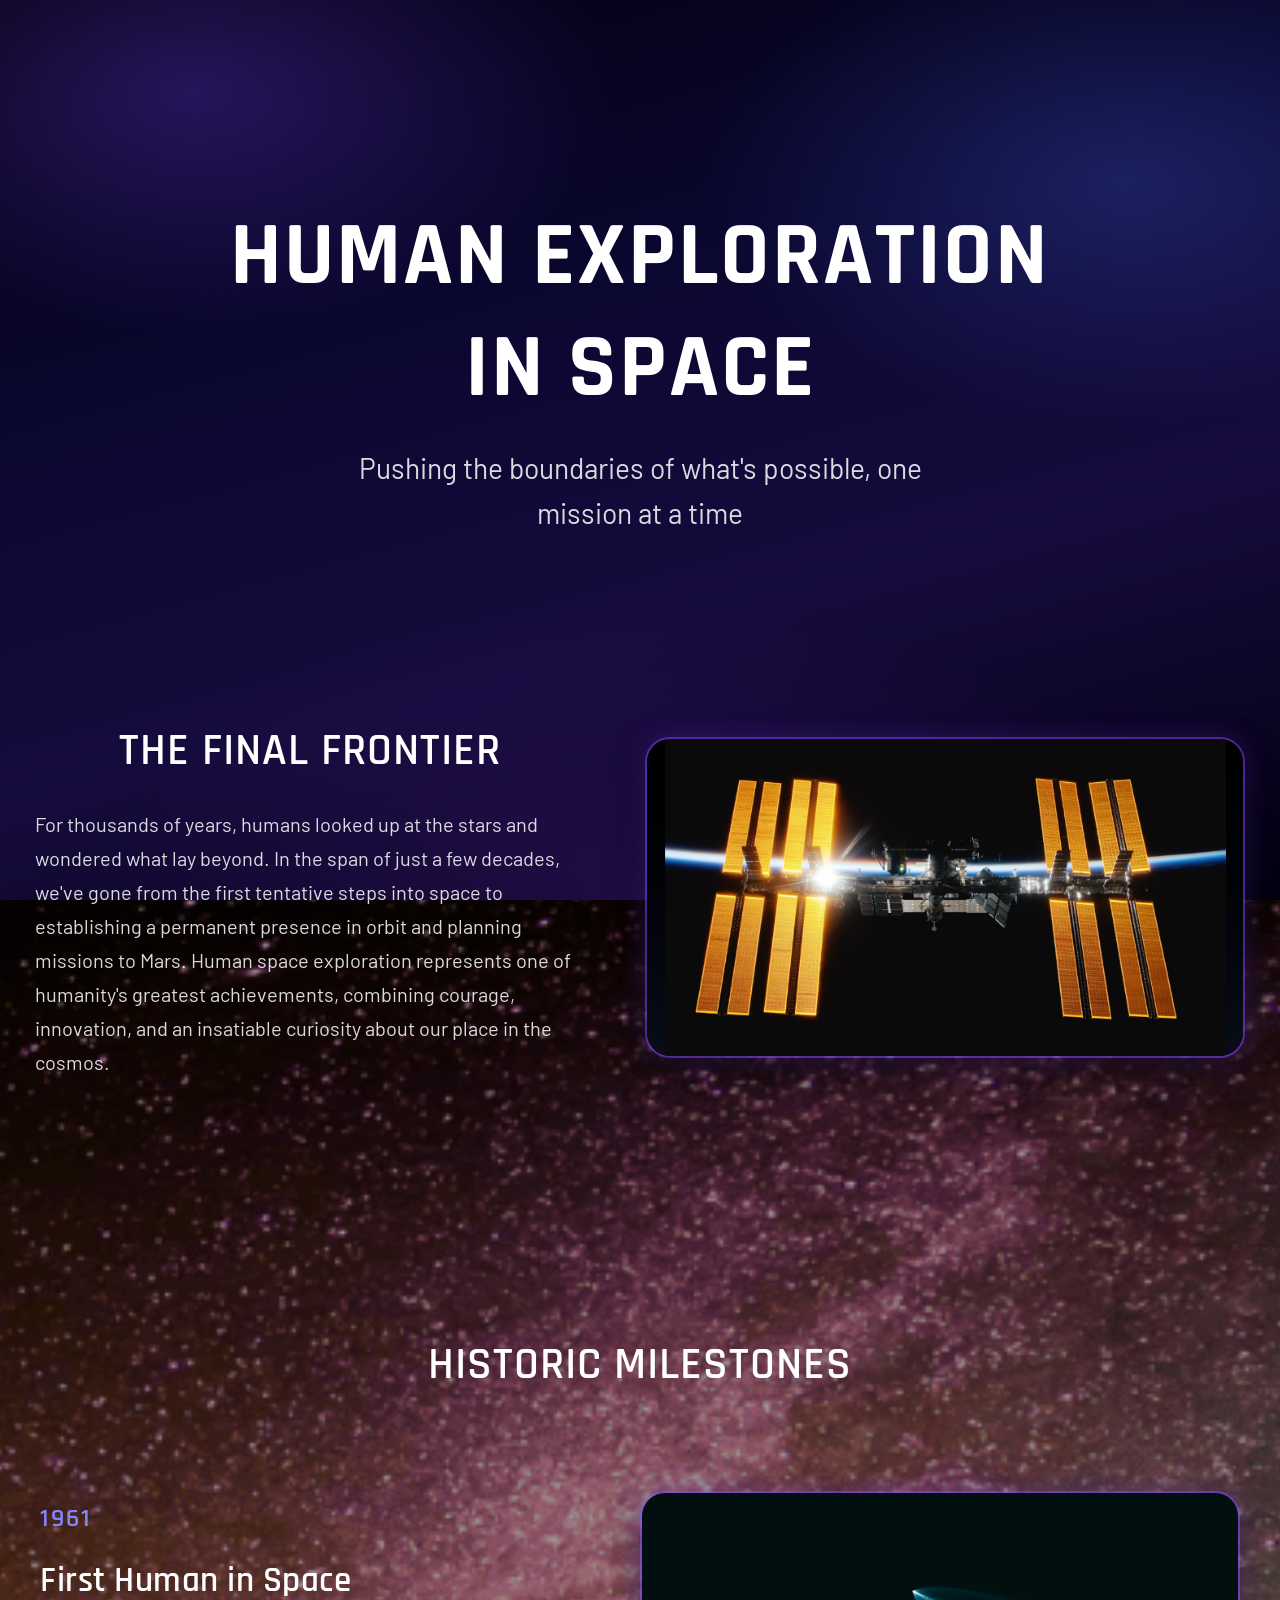
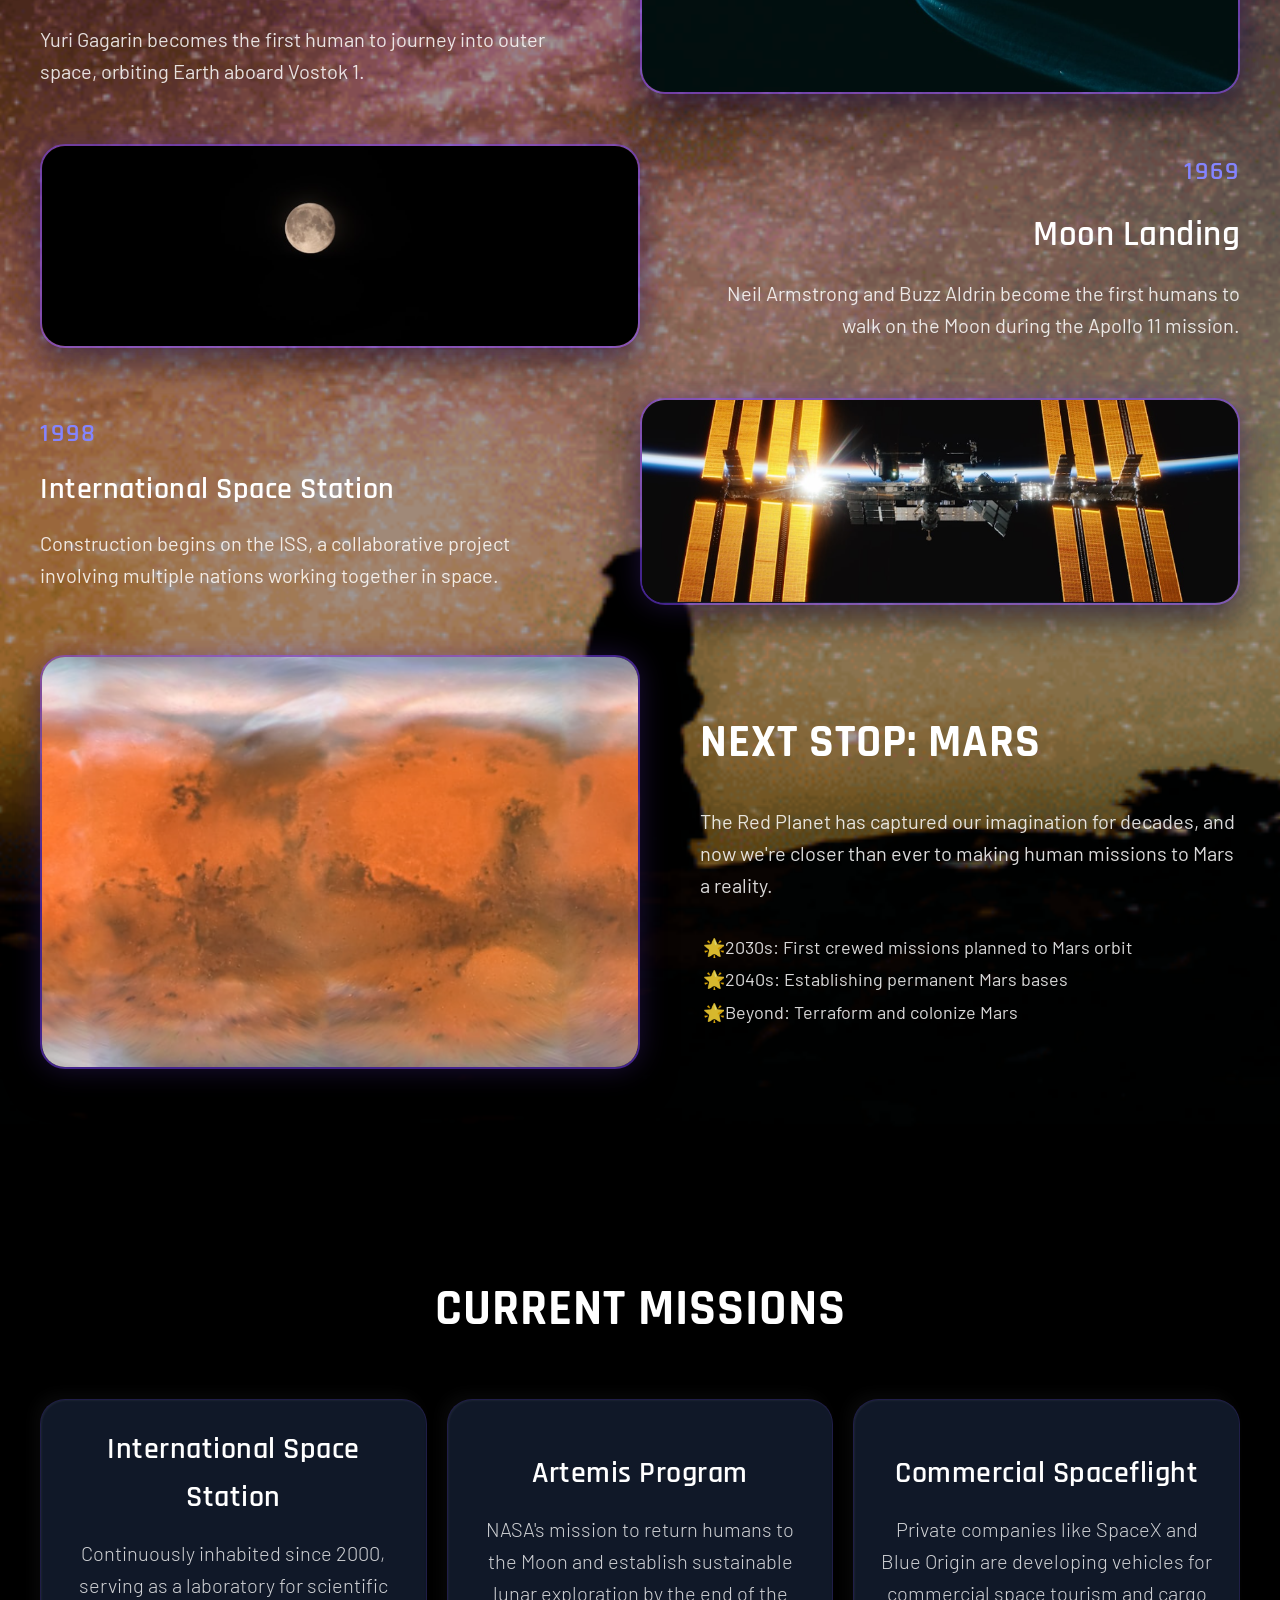
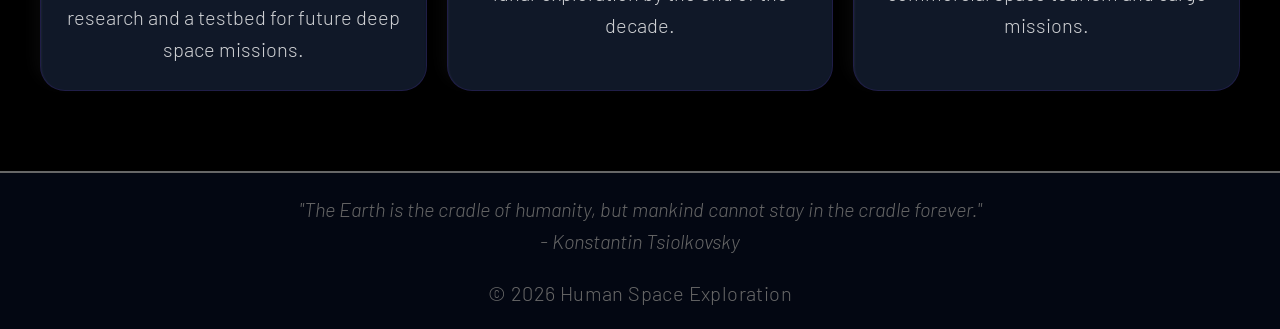
<file: WEBSITE/THIRD_PAGE/index.html>
<!DOCTYPE html>
<html lang="en">

<head>
    <meta charset="UTF-8">
    <meta name="viewport" content="width=device-width, initial-scale=1.0">
    <title>Human Exploration</title>
    <link rel="preconnect" href="https://fonts.googleapis.com">
    <link rel="preconnect" href="https://fonts.gstatic.com" crossorigin>
    <link href="https://fonts.googleapis.com/css2?family=Rajdhani:wght@500;600;700&family=Barlow:wght@300;400;500;600&display=swap" rel="stylesheet">
    <link rel="stylesheet" href="style.css">
</head>

<body>
    <div class="main">
        <h1>Human Exploration in Space</h1>
        <p>Pushing the boundaries of what's possible, one mission at a time</p>
    </div>

    <div class="frontier">
        <div class="text">
            <h2>The Final Frontier</h2>
            <span class="para">For thousands of years, humans looked up at the stars and wondered what lay beyond.
                In the span of just a few decades, we've gone from the first tentative steps into space to establishing a
                permanent presence in orbit and planning missions to Mars.
                Human space exploration represents one of humanity's greatest achievements, combining courage,
                innovation, and an insatiable curiosity about our place in the cosmos.
            </span>
        </div>
        <img src="images/frontier.png" alt="Human exploration frontier">
    </div>

    <div class="milestones">
        <h2>Historic Milestones</h2>
        <div class="hello">
            <div class="first_human">
                <span class="header">1961</span>
                <span class="header2">First Human in Space</span>
                <span class="para2">Yuri Gagarin becomes the first human to journey into outer space, orbiting
                    Earth aboard Vostok 1.</span>
            </div>
            <img src="images/milestone1.png" alt="Vostok 1 launch">
        </div>

        <div class="hello">
            <img src="images/moon.png" alt="Moon landing">
            <div class="first_human2">
                <span class="header">1969</span>
                <span class="header2">Moon Landing</span>
                <span class="para2">Neil Armstrong and Buzz Aldrin become the first humans to walk on the Moon during
                    the Apollo 11 mission.</span>
            </div>
        </div>

        <div class="hello">
            <div class="first_human">
                <span class="header">1998</span>
                <span class="header4">International Space Station</span>
                <span class="para2">Construction begins on the ISS, a collaborative project involving multiple
                    nations working together in space.</span>
            </div>
            <img src="images/ISS.png" alt="International Space Station">
        </div>

        <div class="hello">
            <img src="images/mars.png" alt="Mars">
            <div class="first_human">
                <span class="header3">Next Stop: Mars</span>
                <span class="para2">The Red Planet has captured our imagination for decades, and now
                    we're closer than ever to making human missions to Mars a reality.</span>
                <ul>
                    <li>2030s: First crewed missions planned to Mars orbit</li>
                    <li>2040s: Establishing permanent Mars bases</li>
                    <li>Beyond: Terraform and colonize Mars</li>
                </ul>
            </div>
        </div>
    </div>

    <div class="current_missions">
        <div class="h">Current Missions</div>
        <div class="boxes2">
            <div class="current_box">
                <span class="header4">International Space Station</span>
                <span class="para3">Continuously inhabited since 2000,
                    serving as a laboratory for scientific research and a testbed for future deep space missions.</span>
            </div>
            <div class="current_box">
                <span class="header4">Artemis Program</span>
                <span class="para3">NASA's mission to return humans to the Moon and establish sustainable lunar
                    exploration by the end of the decade.</span>
            </div>
            <div class="current_box">
                <span class="header4">Commercial Spaceflight</span>
                <span class="para3">Private companies like SpaceX and Blue Origin are developing vehicles for
                    commercial space tourism and cargo missions.</span>
            </div>
        </div>
    </div>

    <footer>
        <div class="box4">
            <span class="para5">"The Earth is the cradle of humanity, but mankind cannot stay in the cradle forever."</span>
            <span class="para5">- Konstantin Tsiolkovsky</span>
            <span class="para6">© 2026 Human Space Exploration</span>
        </div>
    </footer>


</body>

</html>
</file>
<file: style.css>
* {
    box-sizing: border-box;
}

html {
    background-color: #161032;
    background-image: url(images/output-onlinepngtools.png);
    background-repeat: no-repeat;
    background-size: cover;
}

body {
    margin: 0;
    overflow-x: hidden;
}

.hero {
    min-height: 100svh;
    display: flex;
    flex-direction: column;
    align-items: center;
    justify-content: center;
    padding: 30px 20px;
}

.header {
    display: flex;
    align-items: center;
    justify-content: center;
    flex-direction: column;
    color: white;
    text-align: center;
    max-width: 900px;
}

.box {
    font-size: clamp(14px, 2vw, 18px);
    padding: 9px 12px;
    border-radius: 25px;
    background-color: rgba(55, 64, 94, 0.55);
    width: max-content;
    max-width: 90vw;
    text-align: center;
    backdrop-filter: blur(5px);
    cursor: pointer;
}

h1 {
    margin-top: 15px;
    margin-bottom: 2px;
    font-size: clamp(34px, 8vw, 75px);
    font-weight: 900;
    font-family: 'Gill Sans', 'Gill Sans MT', Calibri, 'Trebuchet MS', sans-serif;
    text-align: center;
    line-height: 1.1;
}

p {
    padding: 5px;
    font-size: clamp(16px, 2.4vw, 25px);
    text-align: center;
    color: white;
}

.header-buttons {
    display: flex;
    flex-wrap: wrap;
    align-items: center;
    justify-content: center;
    gap: 15px;
    margin-top: 25px;
}

#hello2 {
    background-color: rgb(32, 35, 50);
    border: 1px solid rgb(32, 35, 50);
}

button {
    height: 45px;
    width: 150px;
    text-align: center;
    background-color: rgb(79, 57, 246);
    border-radius: 25px;
    font-size: 15px;
    font-weight: 500;
    color: white;
    border: 1px solid rgb(79, 57, 246);
    cursor: pointer;
    transition: all 0.4s ease;
}

button:active {
    transform: scale(0.90);
}

/* Space Fact button: anchored to a corner with fixed units, not percentage margins */
#btn {
    width: 150px;
    height: 45px;
    background-color: rgb(79, 57, 246);
    color: white;
    font-size: 15px;
    border: 1px solid rgb(79, 57, 246);
    border-radius: 25px;
    cursor: pointer;
    position: fixed;
    bottom: 20px;
    right: 20px;
    transition: all 0.4s ease;
    z-index: 10;
}

.fact-overlay {
    position: fixed;
    inset: 0;
    background: rgba(8, 6, 20, 0.65);
    backdrop-filter: blur(3px);
    z-index: 90;
    opacity: 0;
    visibility: hidden;
    transition: opacity 0.35s ease, visibility 0.35s ease;
}

.fact-overlay.show {
    opacity: 1;
    visibility: visible;
}

.fact-popup {
    position: fixed;
    top: 50%;
    left: 50%;
    transform: translate(-50%, -50%) scale(0.85);
    max-width: 90vw;
    width: 420px;
    background:
        radial-gradient(circle at 20% 15%, rgba(255, 255, 255, 0.9) 0px, rgba(255, 255, 255, 0.9) 1px, transparent 1px),
        radial-gradient(circle at 80% 25%, rgba(255, 255, 255, 0.7) 0px, rgba(255, 255, 255, 0.7) 1px, transparent 1px),
        radial-gradient(circle at 60% 80%, rgba(255, 255, 255, 0.6) 0px, rgba(255, 255, 255, 0.6) 1px, transparent 1px),
        radial-gradient(circle at 30% 70%, rgba(255, 255, 255, 0.5) 0px, rgba(255, 255, 255, 0.5) 1px, transparent 1px),
        radial-gradient(circle at 90% 60%, rgba(255, 255, 255, 0.8) 0px, rgba(255, 255, 255, 0.8) 1px, transparent 1px),
        linear-gradient(145deg, rgba(41, 25, 90, 0.97) 0%, rgba(23, 16, 55, 0.97) 55%, rgba(12, 9, 32, 0.98) 100%);
    background-size: 100px 100px, 130px 130px, 90px 90px, 110px 110px, 140px 140px, 100% 100%;
    border: 1px solid rgba(150, 122, 255, 0.5);
    border-radius: 22px;
    padding: 34px 28px 24px;
    text-align: center;
    z-index: 100;
    opacity: 0;
    visibility: hidden;
    pointer-events: none;
    box-shadow: 0 0 0 rgba(124, 92, 255, 0);
    transition: opacity 0.35s ease, visibility 0.35s ease, transform 0.35s cubic-bezier(0.34, 1.56, 0.64, 1), box-shadow 0.35s ease;
}

.fact-popup.show {
    opacity: 1;
    visibility: visible;
    pointer-events: auto;
    transform: translate(-50%, -50%) scale(1);
    box-shadow: 0 0 45px rgba(124, 92, 255, 0.45), 0 0 0 1px rgba(150, 122, 255, 0.3) inset;
}

.fact-icon {
    font-size: 40px;
    margin-bottom: 6px;
    filter: drop-shadow(0 0 10px rgba(150, 122, 255, 0.7));
    animation: floaty 3s ease-in-out infinite;
}

@keyframes floaty {

    0%,
    100% {
        transform: translateY(0);
    }

    50% {
        transform: translateY(-6px);
    }
}

.fact-title {
    margin: 0 0 12px;
    font-size: clamp(18px, 3vw, 22px);
    font-weight: 800;
    letter-spacing: 0.5px;
    font-family: 'Gill Sans', 'Gill Sans MT', Calibri, 'Trebuchet MS', sans-serif;
    background: linear-gradient(90deg, #a78bfa, #f5f3ff, #c4b5fd);
    -webkit-background-clip: text;
    background-clip: text;
    color: transparent;
}

.fact-popup p {
    color: rgba(255, 255, 255, 0.92);
    font-size: clamp(15px, 2vw, 18px);
    line-height: 1.5;
    margin: 0 0 22px;
    padding: 0 4px;
    transition: opacity 0.18s ease, transform 0.18s ease;
}

.fact-popup p.fade {
    opacity: 0;
    transform: translateY(4px);
}

.fact-actions {
    display: flex;
    align-items: center;
    justify-content: center;
    gap: 14px;
    flex-wrap: wrap;
}

.fact-popup button {
    width: 120px;
    height: 40px;
    font-size: 13px;
    background: linear-gradient(135deg, rgb(124, 92, 255), rgb(79, 57, 246));
    border: 1px solid rgba(150, 122, 255, 0.6);
    box-shadow: 0 4px 15px rgba(79, 57, 246, 0.4);
}

.fact-popup button:hover {
    box-shadow: 0 6px 20px rgba(124, 92, 255, 0.6);
    transform: translateY(-1px);
}

#factClose {
    background: transparent;
    box-shadow: none;
    border: 1px solid rgba(150, 122, 255, 0.5);
    color: rgba(255, 255, 255, 0.85);
}

#factClose:hover {
    background: rgba(150, 122, 255, 0.12);
    box-shadow: none;
}

.launch-overlay {
    position: fixed;
    inset: 0;
    z-index: 200;
    display: flex;
    flex-direction: column;
    align-items: center;
    justify-content: center;
    overflow: hidden;
    background: radial-gradient(circle at 50% 65%, rgba(124, 92, 255, 0.28), rgba(6, 5, 18, 0.95) 65%);
    opacity: 0;
    visibility: hidden;
    pointer-events: none;
    transition: opacity 0.25s ease, visibility 0.25s ease;
}

.launch-overlay.active {
    opacity: 1;
    visibility: visible;
}

.launch-overlay.liftoff {
    animation: screenShake 0.5s ease-in-out;
}

@keyframes screenShake {

    0%,
    100% {
        transform: translate(0, 0);
    }

    20% {
        transform: translate(-3px, 3px);
    }

    40% {
        transform: translate(3px, -2px);
    }

    60% {
        transform: translate(-2px, 2px);
    }

    80% {
        transform: translate(2px, -1px);
    }
}

.launch-flash {
    position: absolute;
    inset: 0;
    background: radial-gradient(circle at 50% 68%, #fff, rgba(255, 255, 255, 0.6) 35%, transparent 70%);
    opacity: 0;
    pointer-events: none;
}

.launch-overlay.liftoff .launch-flash {
    animation: flashPop 0.5s ease-out forwards;
}

@keyframes flashPop {
    0% {
        opacity: 0;
    }

    12% {
        opacity: 0.95;
    }

    100% {
        opacity: 0;
    }
}

.launch-streaks {
    position: absolute;
    inset: -60%;
    background: repeating-conic-gradient(from 0deg,
            rgba(255, 255, 255, 0.16) 0deg 0.6deg,
            transparent 0.6deg 5deg);
    opacity: 0;
    transform: scale(0.25) rotate(0deg);
}

.launch-overlay.liftoff .launch-streaks {
    animation: hyperspace 1.05s ease-in forwards;
}

@keyframes hyperspace {
    0% {
        opacity: 0;
        transform: scale(0.25) rotate(0deg);
    }

    18% {
        opacity: 0.75;
    }

    100% {
        opacity: 0;
        transform: scale(2.8) rotate(20deg);
    }
}

.launch-groundglow {
    position: absolute;
    bottom: 30%;
    width: 160px;
    height: 46px;
    border-radius: 50%;
    background: radial-gradient(circle, rgba(255, 190, 110, 0.9), rgba(255, 91, 61, 0.35) 55%, transparent 75%);
    filter: blur(3px);
    opacity: 0;
}

.launch-overlay.liftoff .launch-groundglow {
    animation: groundBurst 0.9s ease-out forwards;
}

@keyframes groundBurst {
    0% {
        opacity: 0;
        transform: scale(0.4);
    }

    25% {
        opacity: 1;
        transform: scale(1.5);
    }

    100% {
        opacity: 0;
        transform: scale(2.4);
    }
}

.launch-rocket-wrap {
    position: relative;
    z-index: 2;
    display: flex;
    flex-direction: column;
    align-items: center;
}

.launch-overlay.liftoff .launch-rocket-wrap {
    animation: launchUp 1.05s cubic-bezier(0.55, 0, 0.85, 0.35) forwards;
}

@keyframes launchUp {
    0% {
        transform: translateY(0) scale(1) rotate(0deg);
        opacity: 1;
    }

    12% {
        transform: translateY(-10px) scale(1.02) rotate(-1deg);
    }

    100% {
        transform: translateY(-680px) scale(1.3) rotate(-6deg);
        opacity: 0;
    }
}

.launch-rocket {
    font-size: 58px;
    filter: drop-shadow(0 0 18px rgba(150, 122, 255, 0.85));
}

.launch-overlay.active:not(.liftoff) .launch-rocket {
    animation: rocketIdle 0.5s ease-in-out infinite;
}

@keyframes rocketIdle {

    0%,
    100% {
        transform: translateY(0) rotate(-1.5deg);
    }

    50% {
        transform: translateY(-5px) rotate(1.5deg);
    }
}

.launch-flame {
    width: 16px;
    height: 26px;
    margin-top: -6px;
    background: linear-gradient(180deg, #fff6c8, #ffb648 45%, #ff5b3d 75%, transparent);
    border-radius: 50% 50% 60% 60%;
    filter: blur(1px);
    opacity: 0;
    transform-origin: top center;
}

.launch-overlay.active:not(.liftoff) .launch-flame {
    opacity: 0.75;
    animation: flameFlicker 0.12s ease-in-out infinite alternate;
}

@keyframes flameFlicker {
    from {
        transform: scaleY(0.85);
    }

    to {
        transform: scaleY(1.15);
    }
}

.launch-overlay.liftoff .launch-flame {
    opacity: 1;
    animation: flameBoost 1.05s ease-in forwards;
}

@keyframes flameBoost {
    0% {
        transform: scaleY(1) scaleX(1);
    }

    20% {
        transform: scaleY(2.6) scaleX(1.15);
    }

    100% {
        transform: scaleY(0.3) scaleX(0.6);
        opacity: 0;
    }
}

.launch-text {
    margin-top: 28px;
    z-index: 2;
    color: white;
    font-family: 'Gill Sans', 'Gill Sans MT', Calibri, 'Trebuchet MS', sans-serif;
    font-weight: 900;
    font-size: clamp(30px, 6vw, 50px);
    letter-spacing: 3px;
    text-shadow: 0 0 25px rgba(150, 122, 255, 0.9);
    opacity: 0;
}

.launch-text.pop {
    animation: textPop 0.4s cubic-bezier(0.34, 1.56, 0.64, 1) forwards;
}

@keyframes textPop {
    0% {
        transform: scale(0.4);
        opacity: 0;
    }

    60% {
        transform: scale(1.15);
        opacity: 1;
    }

    100% {
        transform: scale(1);
        opacity: 1;
    }
}

.launch-text.liftoff-text {
    font-size: clamp(24px, 5vw, 38px);
    background: linear-gradient(90deg, #a78bfa, #ffe08a, #a78bfa);
    -webkit-background-clip: text;
    background-clip: text;
    color: transparent;
}

@media (max-width: 480px) {
    .launch-rocket {
        font-size: 42px;
    }

    .launch-groundglow {
        width: 110px;
        height: 32px;
        bottom: 32%;
    }

    @keyframes launchUp {
        0% {
            transform: translateY(0) scale(1) rotate(0deg);
            opacity: 1;
        }

        100% {
            transform: translateY(-480px) scale(1.2) rotate(-6deg);
            opacity: 0;
        }
    }
}

@media (max-width: 480px) {
    .fact-popup {
        padding: 28px 20px 20px;
        border-radius: 18px;
    }

    .fact-icon {
        font-size: 32px;
    }

    .fact-actions {
        gap: 10px;
    }

    .fact-popup button {
        width: 105px;
        height: 36px;
        font-size: 12px;
    }
}

.scroll {
    margin-top: 50px;
    font-size: clamp(16px, 2.5vw, 25px);
    color: white;
    font-weight: lighter;
    opacity: 0.60;
    text-align: center;
    cursor: pointer;
    animation: bounce 2s infinite;
}

@keyframes bounce {

    0%,
    100% {
        transform: translateY(0);
    }

    50% {
        transform: translateY(8px);
    }
}

/* CONTENT SECTION */
.content {
    padding-top: 20px;
}

.header2 {
    display: flex;
    align-items: center;
    justify-content: center;
    flex-direction: column;
    color: white;
    margin: 5px;
    padding: 0 20px;
    text-align: center;
}

h2 {
    margin-top: 15px;
    margin-bottom: 2px;
    font-size: clamp(26px, 5vw, 45px);
    font-weight: 900;
    font-family: 'Gill Sans', 'Gill Sans MT', Calibri, 'Trebuchet MS', sans-serif;
    text-align: center;
}

/* CARD GRID */
.boxes {
    margin-top: 50px;
    margin-bottom: 60px;
    display: flex;
    flex-wrap: wrap;
    align-items: stretch;
    justify-content: center;
    gap: 50px;
    padding: 0 20px;
}

.box1 {
    width: 100%;
    max-width: 450px;
    background-color: rgb(49, 57, 102);
    background: transparent;
    backdrop-filter: blur(10px);
    border-radius: 20px;
    cursor: pointer;
    overflow: hidden;
    transition: all ease 0.4s;
    padding-bottom: 15px;
    text-align: center;
}

.box1 img {
    display: block;
    width: 100%;
    height: 280px;
    object-fit: cover;
    border-radius: 20px 20px 0 0;
    transition: all ease 0.4s;
}

.box1:hover {
    transform: scale(1.03);
}

h3 {
    font-size: clamp(20px, 3vw, 28px);
    font-family: 'Segoe UI', Tahoma, Geneva, Verdana, sans-serif;
    color: white;
    margin: 15px 15px 0;
    text-align: center;
}

.box1 p {
    color: white;
    font-size: clamp(15px, 2vw, 18px);
    padding: 10px 20px 0;
}

a {
    text-decoration: none;
    color: white;
}

@media (max-width: 1024px) {
    .boxes {
        gap: 40px;
    }
}

@media (max-width: 768px) {
    .boxes {
        gap: 35px;
    }

    .box1 img {
        height: 240px;
    }

    .scroll {
        display: none;
    }
}

@media (max-width: 480px) {
    button {
        width: 130px;
        height: 40px;
        font-size: 13px;
    }

    #btn {
        width: 120px;
        height: 40px;
        font-size: 12px;
        bottom: 12px;
        right: 12px;
    }

    .box1 img {
        height: 200px;
    }

    .boxes {
        gap: 30px;
    }
}

@media (max-width: 360px) {
    button {
        width: 115px;
        height: 38px;
        font-size: 12px;
    }

    #btn {
        width: 100px;
        font-size: 11px;
    }
}
</file>
<file: WEBSITE/ABOUT_ME/style.css>
* {
    margin: 0;
    padding: 0;
    box-sizing: border-box;
}

html {
    min-height: 100%;
    background-color: #05050f;
    background-image:
        linear-gradient(180deg, rgba(3, 3, 12, 0.75) 0%, rgba(5, 5, 18, 0.85) 55%, rgba(3, 3, 12, 0.92) 100%),
        url(images/pexels-astronomy-1867616_1920.jpg);
    background-repeat: no-repeat;
    background-size: cover;
    background-position: center;
    background-attachment: fixed;
}

body {
    min-height: 100vh;
    display: flex;
    align-items: center;
    justify-content: center;
    padding: 60px 20px;
    font-family: 'Inter', 'Segoe UI', Tahoma, Geneva, Verdana, sans-serif;
}

img {
    max-width: 100%;
    display: block;
}

.me {
    display: flex;
    flex-wrap: wrap;
    align-items: center;
    justify-content: center;
    gap: 60px;
    max-width: 1100px;
    width: 100%;
    background: rgba(20, 16, 40, 0.45);
    backdrop-filter: blur(14px);
    border: 1px solid rgba(255, 255, 255, 0.08);
    border-radius: 30px;
    padding: 50px;
    box-shadow:
        0 20px 60px rgba(0, 0, 0, 0.5),
        inset 1px 1px 2px rgba(255, 255, 255, 0.06);
}

.photo-wrap {
    flex: 0 0 260px;
}

.photo-wrap img {
    width: 260px;
    height: 260px;
    object-fit: cover;
    border-radius: 50%;
    border: 3px solid rgba(143, 104, 255, 0.6);
    box-shadow:
        0 0 0 6px rgba(143, 104, 255, 0.12),
        0 20px 40px rgba(0, 0, 0, 0.5);
}

.about {
    display: flex;
    flex-direction: column;
    align-items: flex-start;
    justify-content: center;
    flex: 1 1 420px;
    max-width: 600px;
}

.eyebrow {
    font-size: clamp(13px, 1.6vw, 15px);
    font-weight: 600;
    letter-spacing: 1.5px;
    text-transform: uppercase;
    color: rgb(168, 143, 255);
    margin-bottom: 10px;
}

.name {
    font-size: clamp(34px, 5vw, 52px);
    font-weight: 700;
    color: whitesmoke;
    font-family: 'Poppins', 'Segoe UI', Tahoma, Geneva, Verdana, sans-serif;
    line-height: 1.15;
    margin-bottom: 14px;
}

.tagline {
    font-size: clamp(16px, 2vw, 19px);
    font-weight: 500;
    color: rgba(245, 245, 245, 0.9);
    line-height: 1.6;
    margin-bottom: 20px;
}

.bio {
    font-size: clamp(15px, 1.8vw, 17px);
    font-weight: 400;
    color: rgba(245, 245, 245, 0.75);
    line-height: 1.7;
    margin-bottom: 34px;
}

.section {
    width: 100%;
    margin-bottom: 28px;
}

.section-label {
    font-size: 13px;
    font-weight: 600;
    letter-spacing: 1.5px;
    text-transform: uppercase;
    color: rgba(245, 245, 245, 0.5);
    margin-bottom: 12px;
    font-family: 'Inter', 'Segoe UI', Tahoma, Geneva, Verdana, sans-serif;
}

.explore-text {
    font-size: clamp(15px, 1.8vw, 17px);
    color: rgba(245, 245, 245, 0.85);
    line-height: 1.6;
}

.tags {
    display: flex;
    flex-wrap: wrap;
    gap: 10px;
}

.tag {
    font-size: 14px;
    font-weight: 500;
    color: whitesmoke;
    background: rgba(143, 104, 255, 0.15);
    border: 1px solid rgba(143, 104, 255, 0.35);
    border-radius: 20px;
    padding: 7px 16px;
    transition: transform 0.25s ease, background 0.25s ease;
}

.tag:hover {
    transform: translateY(-2px);
    background: rgba(143, 104, 255, 0.3);
}

.tags--fun .tag {
    background: rgba(80, 229, 254, 0.1);
    border-color: rgba(80, 229, 254, 0.3);
}

.tags--fun .tag:hover {
    background: rgba(80, 229, 254, 0.22);
}

.cta {
    display: flex;
    flex-wrap: wrap;
    gap: 14px;
    margin-top: 10px;
}

.btn {
    font-size: 14px;
    font-weight: 600;
    color: whitesmoke;
    text-decoration: none;
    padding: 12px 22px;
    border-radius: 30px;
    border: 1px solid rgba(255, 255, 255, 0.2);
    background: rgba(255, 255, 255, 0.06);
    transition: transform 0.25s ease, background 0.25s ease, border-color 0.25s ease;
}

.btn:hover {
    transform: translateY(-3px);
    background: rgba(255, 255, 255, 0.14);
    border-color: rgba(255, 255, 255, 0.4);
}

.btn--primary {
    background: linear-gradient(135deg, rgb(143, 104, 255), rgb(80, 229, 254));
    border: none;
    color: #05050f;
}

.btn--primary:hover {
    background: linear-gradient(135deg, rgb(160, 125, 255), rgb(110, 235, 255));
    box-shadow: 0 8px 24px rgba(143, 104, 255, 0.4);
}

/* Media Queries */
@media (max-width: 768px) {
    .me {
        flex-direction: column;
        text-align: center;
        padding: 36px 24px;
    }

    .about {
        align-items: center;
    }

    .tags,
    .cta {
        justify-content: center;
    }

    body {
        padding: 40px 16px;
    }
}

@media (max-width: 480px) {
    .photo-wrap img {
        width: 180px;
        height: 180px;
    }

    .me {
        border-radius: 24px;
    }
}
</file>
<file: WEBSITE/FORTH_PAGE/style.css>
* {
    margin: 0px;
    padding: 0px;
    box-sizing: border-box;
}

html {
    min-height: 100%;
    background-color: rgb(1, 2, 5);
    background-image: url(images/output-onlinepngtools\ \(1\)\ \(1\).png);
    background-repeat: no-repeat;
    background-size: cover;
    background-position: center top;
    background-attachment: fixed;
}

body {
    overflow-x: hidden;
    font-family: 'Mulish', 'Segoe UI', Tahoma, Geneva, Verdana, sans-serif;
    line-height: 1.6;
    -webkit-font-smoothing: antialiased;
    text-rendering: optimizeLegibility;
}

img {
    max-width: 100%;
    height: auto;
    border-radius: 25px;
    box-shadow:
        0 0 22px rgba(80, 229, 254, 0.14),
        0 0 36px rgba(252, 114, 255, 0.10),
        0 16px 32px rgba(0, 0, 0, 0.55);
    transition: transform 0.4s ease, box-shadow 0.4s ease;
}

img:hover {
    transform: translateY(-8px) scale(1.03);
    box-shadow:
        0 0 34px rgba(80, 229, 254, 0.35),
        0 0 55px rgba(252, 114, 255, 0.28),
        0 22px 44px rgba(0, 0, 0, 0.65);
}

h1 {
    margin-top: 14%;
    font-size: clamp(36px, 9vw, 110px);
    background: linear-gradient(to right , rgb(80, 229, 254) , #fc72ff , #8f68ff , rgb(80, 229, 254));
    background-size: 200%;
    background-clip: text;
    -webkit-background-clip: text;
    -webkit-text-fill-color: transparent;
    animation: animate_gradient 2.5s linear infinite;
    text-align: center;
    font-family: 'Aldrich', 'Segoe UI', Tahoma, Geneva, Verdana, sans-serif;
    font-weight: 400;
    letter-spacing: 3px;
    padding: 0 20px;
}

@keyframes animate_gradient {
    to {
        background-position: 200%;
    }
}

.main {
    margin-top: 0px;
    display: flex;
    flex-direction: column;
    align-items: center;
    justify-content: center;
    padding: 0 20px;
}

.hone {
    color: whitesmoke;
    font-size: clamp(20px, 3.6vw, 34px);
    text-align: center;
    font-family: 'Aldrich', 'Segoe UI', Tahoma, Geneva, Verdana, sans-serif;
    letter-spacing: 0.5px;
    max-width: 900px;
}

.htwo {
    margin-top: 14px;
    color: rgba(245, 245, 245, 0.8);
    font-size: clamp(16px, 2.2vw, 25px);
    text-align: center;
    line-height: 1.7;
    max-width: 800px;
}

.vast {
    display: flex;
    flex-direction: column;
    align-items: center;
    justify-content: center;
    margin-top: 15%;
    padding: 0 20px;
}

.vast img {
    max-width: min(1200px, 100%);
    width: 100%;
    margin-top: 20px;
}

h2 {
    padding-bottom: 5px;
    font-size: clamp(26px, 6vw, 60px);
    background: linear-gradient(to right , rgb(80, 229, 254) , #fc72ff , #8f68ff , rgb(80, 229, 254));
    background-size: 200%;
    background-clip: text;
    -webkit-background-clip: text;
    -webkit-text-fill-color: transparent;
    animation: animate_gradient 2.5s linear infinite;
    text-align: center;
    font-family: 'Aldrich', 'Segoe UI', Tahoma, Geneva, Verdana, sans-serif;
    font-weight: 400;
    letter-spacing: 1px;
}

.para1 {
    color: rgba(245, 245, 245, 0.85);
    font-size: clamp(16px, 2.2vw, 25px);
    line-height: 1.7;
    margin-bottom: 60px;
    text-align: center;
    max-width: 850px;
}

.cosmic {
    margin-top: 50px;
    display: flex;
    flex-direction: column;
    align-items: center;
    justify-content: center;
    margin-bottom: 40px;
    padding: 0 20px;
}

.galaxies,
.black_hole {
    display: flex;
    flex-wrap: wrap;
    flex-direction: row;
    align-items: center;
    justify-content: center;
    gap: 40px;
    margin-top: 50px;
    max-width: 1200px;
    width: 100%;
}

.galaxies img,
.black_hole img {
    flex: 1 1 320px;
    width: 100%;
    max-width: 550px;
}

.one {
    display: flex;
    flex-direction: column;
    align-items: flex-start;
    justify-content: flex-start;
    flex: 1 1 380px;
    max-width: 600px;
}

h3 {
    color: rgb(0, 209, 243);
    font-size: clamp(24px, 3.6vw, 34px);
    font-weight: 400;
    font-family: 'Aldrich', 'Segoe UI', Tahoma, Geneva, Verdana, sans-serif;
    letter-spacing: 1px;
    text-align: left;
    transition: text-shadow 0.35s ease, color 0.35s ease;
}

.one:hover h3 {
    color: rgb(80, 229, 254);
    text-shadow: 0 0 18px rgba(80, 229, 254, 0.5);
}

.para2 {
    color: rgba(245, 245, 245, 0.85);
    font-size: clamp(16px, 2vw, 20px);
    line-height: 1.6;
    text-align: left;
    margin-bottom: 30px;
}


ul {
    list-style-type: "💠";
    color: rgba(245, 245, 245, 0.85);
    font-size: clamp(15px, 1.8vw, 20px);
    line-height: 1.8;
    gap: 8px;
    text-align: left;
    padding-top: 10px;
    padding-left: 20px;
}

.insight {
    min-height: 100px;
    width: 100%;
    max-width: 650px;
    background-color: rgb(28, 14, 54);
    border-radius: 25px;
    display: flex;
    flex-direction: column;
    align-items: flex-start;
    justify-content: center;
    gap: 6px;
    text-align: left;
    padding: 18px 20px;
    border: 1px solid rgba(80, 229, 254, 0.12);
    box-shadow:
        -6px -6px 14px rgba(255, 255, 255, 0.03),
        10px 10px 26px rgba(0, 0, 0, 0.55),
        inset 1px 1px 2px rgba(255, 255, 255, 0.05);
    transition: transform 0.35s ease, box-shadow 0.35s ease, border-color 0.35s ease;
}

.insight:hover {
    transform: translateY(-5px) scale(1.02);
    border-color: rgba(80, 229, 254, 0.55);
    box-shadow:
        0 0 30px rgba(80, 229, 254, 0.25),
        14px 14px 32px rgba(0, 0, 0, 0.6),
        inset 1px 1px 2px rgba(255, 255, 255, 0.08);
}

h4 {
    font-size: clamp(12px, 1.6vw, 14px);
    color: rgb(206, 169, 243);
    text-transform: uppercase;
    letter-spacing: 1.5px;
    font-weight: 700;
}

.para3 {
    font-size: clamp(17px, 2.2vw, 22px);
    color: whitesmoke;
    font-weight: 500;
    margin-top: 2px;
}

.para4 {
    font-size: clamp(16px, 2vw, 20px);
    color: whitesmoke;
    font-weight: 500;
    margin-top: 2px;
}

.container {
    width: min(1200px, 90%);
    background-color: rgb(28, 14, 54);
    margin: 100px auto 0;
    border-radius: 25px;
    display: flex;
    flex-wrap: wrap;
    flex-direction: row;
    align-items: center;
    justify-content: center;
    gap: 30px;
    padding: 30px;
    border: 1px solid rgba(143, 104, 255, 0.15);
    box-shadow:
        -6px -6px 16px rgba(255, 255, 255, 0.03),
        12px 12px 30px rgba(0, 0, 0, 0.55),
        inset 1px 1px 2px rgba(255, 255, 255, 0.05);
    transition: box-shadow 0.4s ease, border-color 0.4s ease;
}

.container:hover {
    border-color: rgba(143, 104, 255, 0.5);
    box-shadow:
        0 0 40px rgba(143, 104, 255, 0.3),
        16px 16px 36px rgba(0, 0, 0, 0.65),
        inset 1px 1px 2px rgba(255, 255, 255, 0.08);
}

.contain {
    display: flex;
    flex-direction: column;
    align-items: flex-start;
    justify-content: flex-start;
    gap: 30px;
    flex: 1 1 320px;
    max-width: 550px;
}

.container img {
    flex: 1 1 300px;
    width: 100%;
    max-width: 530px;
}

h6 {
    font-size: clamp(26px, 4.5vw, 42px);
    font-family: 'Aldrich', 'Segoe UI', Tahoma, Geneva, Verdana, sans-serif;
    font-weight: 400;
    letter-spacing: 1px;
    color: rgb(218, 178, 255);
    margin-top: 5%;
}

ol {
    list-style-type: "📡";
    color: rgba(245, 245, 245, 0.85);
    font-size: clamp(16px, 2vw, 20px);
    line-height: 1.8;
    margin-left: 30px;
}

.ending {
    display: flex;
    flex-direction: column;
    align-items: center;
    justify-content: center;
    padding: 20px;
    margin-top: 50px;
}

.hend {
    font-size: clamp(19px, 2.6vw, 27px);
    font-style: italic;
    font-weight: 400;
    line-height: 1.6;
    color: whitesmoke;
    text-align: center;
    max-width: 900px;
}

p {
    font-size: clamp(15px, 1.8vw, 18px);
    color: rgba(245, 245, 245, 0.65);
    text-align: center;
    font-weight: 400;
    letter-spacing: 0.5px;
    padding-top: 16px;
}

footer {
    margin-top: 100px;
}


.last_box {
    width: 100%;
    min-height: 80px;
    background-color: rgb(3, 7, 18);
    border-top: 2px solid rgb(103, 103, 103);
    text-align: center;
    display: flex;
    flex-direction: column;
    align-items: center;
    justify-content: center;
    padding: 15px;
}

.para5 {
    text-align: center;
    color: rgb(103, 103, 103);
    font-size: clamp(15px, 2vw, 20px);
    font-weight: 300;
    letter-spacing: 0.3px;
}

/* Media Queries */

@media (max-width: 1024px) {
    .galaxies,
    .black_hole {
        flex-direction: column;
        text-align: center;
    }

    /* Reset the row-only flex-basis so it isn't reinterpreted as a
       height constraint once the row becomes a column, and force a
       consistent stacking order (image always above text) instead of
       the alternating image-left/text-left pattern used on desktop */
    .galaxies img,
    .black_hole img {
        flex: 0 1 auto;
        width: 100%;
        max-width: 500px;
        order: 1;
    }

    .one {
        flex: 0 1 auto;
        width: 100%;
        max-width: 100%;
        align-items: center;
        order: 2;
    }

    ul {
        text-align: center;
        padding-left: 0;
    }

    .para2 {
        text-align: center;
    }

    .insight {
        width: 90%;
        padding-bottom: 20px;
    }

    .container {
        flex-direction: column;
    }

    .contain {
        align-items: center;
        text-align: center;
        max-width: 100%;
    }
}

@media (max-width: 768px) {
    .vast {
        margin-top: 25%;
    }

    .insight {
        width: 95%;
    }
}

@media (max-width: 768px), (hover: none) {
    html {
        background-attachment: scroll;
    }
}
</file>
<file: WEBSITE/SECOND_PAGE/style.css>
* {
    margin: 0px;
    padding: 0px;
    box-sizing: border-box;
}

:root {
    --section-gap: clamp(60px, 10vw, 120px);
    --accent-cyan: #38bdf8;
    --accent-violet: #a855f7;
    --accent-pink: #ec4899;
    --accent-gold: rgb(255, 203, 72);
}

html {
    min-height: 100%;
    width: 100%;
    background-color: #030014;
    background-image:
        radial-gradient(ellipse 60% 50% at 20% 15%, rgba(56, 189, 248, 0.28), transparent 60%),
        radial-gradient(ellipse 55% 45% at 85% 20%, rgba(168, 85, 247, 0.25), transparent 55%),
        radial-gradient(ellipse 70% 60% at 50% 95%, rgba(236, 72, 153, 0.14), transparent 60%),
        linear-gradient(160deg, #030014 0%, #0a0a2e 35%, #150a3d 65%, #030014 100%),
        url(image/output-onlinepngtools.png);
    background-repeat: no-repeat, no-repeat, no-repeat, no-repeat, no-repeat;
    background-size: cover, cover, cover, cover, cover;
    background-position: center, center, center, center, center;
    background-attachment: fixed, fixed, fixed, fixed, scroll;
}

body {
    overflow-x: hidden;
    font-family: 'Titillium Web', 'Segoe UI', Tahoma, Geneva, Verdana, sans-serif;
    line-height: 1.6;
    -webkit-font-smoothing: antialiased;
    text-rendering: optimizeLegibility;
}

img {
    max-width: 100%;
    height: auto;
    display: block;
    border-radius: 16px;
    box-shadow:
        0 12px 30px rgba(0, 0, 0, 0.55),
        0 4px 10px rgba(0, 0, 0, 0.35);
    transition: transform 0.35s ease, box-shadow 0.35s ease;
}

img:hover {
    transform: translateY(-4px) scale(1.03);
    box-shadow:
        0 18px 40px rgba(0, 0, 0, 0.65),
        0 6px 14px rgba(0, 0, 0, 0.4);
}

.main {
    display: flex;
    flex-direction: column;
    align-items: center;
    justify-content: center;
    text-align: center;
    padding: 0 20px;
    margin-top: 250px;
    margin-bottom: 300px;
}

.kicker {
    display: inline-block;
    color: var(--accent-cyan);
    font-family: 'Titillium Web', 'Segoe UI', Tahoma, Geneva, Verdana, sans-serif;
    font-size: clamp(12px, 1.4vw, 15px);
    font-weight: 600;
    letter-spacing: 2px;
    text-transform: uppercase;
    margin-bottom: 18px;
}

h1 {
    font-size: clamp(30px, 7vw, 78px);
    z-index: 1;
    text-align: center;
    font-family: 'Michroma', 'Segoe UI', Tahoma, Geneva, Verdana, sans-serif;
    font-weight: 400;
    letter-spacing: 2px;
    line-height: 1.3;
    background: linear-gradient(100deg, #ffcb48 20%, #fff0c2 50%, #ffcb48 80%);
    -webkit-background-clip: text;
    background-clip: text;
    color: transparent;
}

p {
    font-size: clamp(15px, 2.2vw, 25px);
    color: white;
    text-align: center;
    font-weight: 400;
    line-height: 1.7;
    max-width: 700px;
    margin: 0 auto;
}

.sun {
    margin-top: var(--section-gap);
    display: flex;
    justify-content: center;
    align-items: center;
    flex-direction: column;
    padding: 0 20px;
}

.sun img {
    max-width: min(700px, 100%);
    margin-bottom: 30px;
}

.sun p {
    max-width: 900px;
}

h2 {
    font-size: clamp(24px, 4.5vw, 42px);
    text-align: center;
    font-family: 'Michroma', 'Segoe UI', Tahoma, Geneva, Verdana, sans-serif;
    font-weight: 400;
    letter-spacing: 1px;
    text-transform: uppercase;
    margin-bottom: 40px;
    background: linear-gradient(100deg, #ffcb48 20%, #fff0c2 50%, #ffcb48 80%);
    -webkit-background-clip: text;
    background-clip: text;
    color: transparent;
}

/* BOX BELOW SUN */
.boxes {
    display: flex;
    flex-wrap: wrap;
    justify-content: center;
    align-items: stretch;
    gap: 30px;
    margin-top: 30px;
    padding: 0 20px;
}

.box {
    display: flex;
    flex-direction: column;
    justify-content: center;
    align-items: center;
    flex: 1 1 250px;
    max-width: 350px;
    min-height: 130px;
    padding: 24px 20px;
    background: linear-gradient(180deg, rgba(255, 255, 255, 0.06), rgba(255, 255, 255, 0.02));
    backdrop-filter: blur(14px);
    border-radius: 20px;
    box-shadow:
        0 10px 30px rgba(0, 0, 0, 0.45),
        inset 0 1px 0 rgba(255, 255, 255, 0.08);
    border: 1px solid rgba(255, 255, 255, 0.1);
    border-top: 3px solid var(--accent-gold);
    transition: transform 0.35s ease, box-shadow 0.35s ease, border-color 0.35s ease;
}

.box:nth-child(2) {
    border-top-color: var(--accent-cyan);
}

.box:nth-child(3) {
    border-top-color: var(--accent-violet);
}

.box:hover {
    transform: translateY(-6px) scale(1.02);
    box-shadow:
        0 18px 40px rgba(0, 0, 0, 0.55),
        inset 0 1px 0 rgba(255, 255, 255, 0.12);
}

h3 {
    font-size: clamp(18px, 2.8vw, 26px);
    color: rgb(255, 203, 72);
    text-align: center;
    font-family: 'Michroma', 'Segoe UI', Tahoma, Geneva, Verdana, sans-serif;
    font-weight: 400;
    letter-spacing: 0.5px;
}

.box span {
    text-transform: uppercase;
    font-size: clamp(12px, 1.4vw, 14px);
    font-weight: 500;
    letter-spacing: 1px;
    opacity: 0.65;
    margin-top: 6px;
}

span {
    text-align: center;
    color: white;
    font-size: clamp(15px, 2vw, 20px);
    letter-spacing: 0.3px;
}

/* Planet Section */
.planets {
    padding: 0 20px;
    counter-reset: planet;
}

.header {
    font-size: clamp(22px, 4.5vw, 42px);
    font-family: 'Michroma', 'Segoe UI', Tahoma, Geneva, Verdana, sans-serif;
    font-weight: 400;
    letter-spacing: 1px;
    text-transform: uppercase;
    margin-top: var(--section-gap);
    text-align: center;
    background: linear-gradient(100deg, #8f78ff 20%, #d8ccff 50%, #8f78ff 80%);
    -webkit-background-clip: text;
    background-clip: text;
    color: transparent;
}

.mercury,
.venus,
.earth,
.mars,
.jupitor,
.saturn,
.uranus,
.neptune {
    display: flex;
    flex-wrap: wrap;
    align-items: center;
    justify-content: center;
    gap: 50px;
    max-width: 1100px;
    margin: 0 auto;
    counter-increment: planet;
    padding-top: var(--section-gap);
}

.mercury {
    padding-top: 60px;
}

.venus,
.earth,
.mars,
.jupitor,
.saturn,
.uranus,
.neptune {
    border-top: 1px solid rgba(255, 255, 255, 0.08);
}

.mercury img,
.venus img,
.earth img,
.mars img,
.jupitor img,
.saturn img,
.uranus img,
.neptune img {
    flex: 1 1 320px;
    max-width: 450px;
    margin: 0 auto;
}

.mercury1,
.venus1,
.earth1,
.mars1,
.jupitor1,
.saturn1,
.uranus1,
.neptune1 {
    flex: 1 1 380px;
    max-width: 550px;
    text-align: left;
}

h5 {
    font-size: clamp(18px, 2.8vw, 28px);
    color: white;
    margin-top: 10px;
    font-family: 'Michroma', 'Segoe UI', Tahoma, Geneva, Verdana, sans-serif;
    font-weight: 400;
    letter-spacing: 1px;
    text-transform: uppercase;
    margin-bottom: 20px;
}

h5::before {
    content: "PLANET " counter(planet, decimal-leading-zero) " / 08";
    display: block;
    font-family: 'Titillium Web', 'Segoe UI', Tahoma, Geneva, Verdana, sans-serif;
    font-size: clamp(11px, 1.2vw, 13px);
    font-weight: 600;
    letter-spacing: 2px;
    color: var(--accent-cyan);
    opacity: 0.75;
    margin-bottom: 10px;
}

.mercury_text,
.venus_text,
.earth_text,
.mars_text,
.jupitor_text,
.saturn_text,
.uranus_text,
.neptune_text {
    display: block;
    font-size: clamp(16px, 2vw, 22px);
    color: white;
    line-height: 1.6;
    margin-bottom: 4px;
}

.boxes2 {
    display: flex;
    flex-wrap: wrap;
    justify-content: flex-start;
    align-items: center;
    gap: 15px;
    margin-top: 25px;
}

.box2 {
    flex: 1 1 220px;
    max-width: 300px;
    min-height: 90px;
    background-color: rgb(29, 32, 43);
    gap: 5px;
    border-radius: 20px;
    display: flex;
    flex-direction: column;
    padding: 15px 18px;
    box-shadow:
        -5px -5px 12px rgba(255, 255, 255, 0.04),
        8px 8px 20px rgba(0, 0, 0, 0.5),
        inset 1px 1px 2px rgba(255, 255, 255, 0.05);
    border: 1px solid rgba(255, 255, 255, 0.05);
    border-left: 3px solid var(--accent-gold);
    transition: transform 0.35s ease, box-shadow 0.35s ease;
}

.box2:nth-child(2) {
    border-left-color: var(--accent-cyan);
}

.box2:hover {
    transform: translateY(-3px) scale(1.02);
    box-shadow:
        -5px -5px 14px rgba(255, 255, 255, 0.06),
        11px 11px 26px rgba(0, 0, 0, 0.6),
        inset 1px 1px 2px rgba(255, 255, 255, 0.07);
}

.para {
    color: white;
    font-size: clamp(13px, 1.6vw, 15px);
    font-weight: 500;
    text-align: left;
    text-transform: uppercase;
    letter-spacing: 0.6px;
    opacity: 0.65;
}

.header2 {
    color: white;
    font-size: clamp(18px, 2.4vw, 25px);
    font-weight: 600;
    text-align: left;
}

ul {
    margin-top: 25px;
    color: whitesmoke;
    font-size: clamp(14px, 1.8vw, 15px);
    line-height: 1.7;
    list-style-type: "⭐  ";
    padding-left: 22px;
}

/* FOOTER  */
.footer {
    margin: 150px auto 0;
    width: min(1200px, 90%);
    padding: 30px 20px;
    background-color: rgb(24, 10, 42);
    border-radius: 25px;
    text-align: center;
    box-shadow:
        -6px -6px 14px rgba(255, 255, 255, 0.03),
        10px 10px 28px rgba(0, 0, 0, 0.55),
        inset 1px 1px 2px rgba(255, 255, 255, 0.05);
    border: 1px solid rgba(255, 255, 255, 0.05);
}

h6 {
    font-size: clamp(20px, 3.5vw, 32px);
    padding-top: 15px;
    font-family: 'Michroma', 'Segoe UI', Tahoma, Geneva, Verdana, sans-serif;
    font-weight: 400;
    letter-spacing: 1px;
    text-transform: uppercase;
    margin-bottom: 4%;
    background: linear-gradient(100deg, #daB2ff 20%, #f0e0ff 50%, #daB2ff 80%);
    -webkit-background-clip: text;
    background-clip: text;
    color: transparent;
}

ol {
    list-style-type: "💫  ";
    color: whitesmoke;
    font-size: clamp(15px, 2vw, 20px);
    line-height: 1.7;
    display: flex;
    flex-direction: column;
    gap: 8px;
    text-align: start;
    padding-left: 40px;
    max-width: 900px;
    margin: 0 auto;
    margin-bottom: 20px;
}

footer {
    margin-top: 100px;
}

.last_box {
    width: 100%;
    min-height: 120px;
    background-color: rgb(3, 7, 18);
    border-top: 2px solid rgb(103, 103, 103);
    text-align: center;
    display: flex;
    flex-direction: column;
    align-items: center;
    justify-content: center;
    padding: 20px;
}

.para5 {
    text-align: center;
    color: rgb(103, 103, 103);
    font-size: clamp(15px, 2vw, 20px);
    font-family: 'Titillium Web', 'Segoe UI', Tahoma, Geneva, Verdana, sans-serif;
    font-weight: 500;
    letter-spacing: 0.4px;
}

/* MEDIA QUERIES */
@media (max-width: 1024px) {

    .mercury,
    .venus,
    .earth,
    .mars,
    .jupitor,
    .saturn,
    .uranus,
    .neptune {
        flex-direction: column;
        text-align: center;
        gap: 30px;
    }

    .mercury1,
    .venus1,
    .earth1,
    .mars1,
    .jupitor1,
    .saturn1,
    .uranus1,
    .neptune1 {
        max-width: 600px;
        text-align: center;
    }

    .boxes2 {
        justify-content: center;
    }

    .para,
    .header2 {
        text-align: center;
    }

    ul {
        text-align: left;
        max-width: 500px;
        margin-left: auto;
        margin-right: auto;
    }
}

@media (max-width: 480px) {
    .box2 {
        flex: 1 1 100%;
        max-width: 320px;
    }
}
</file>
<file: WEBSITE/THIRD_PAGE/style.css>
* {
    margin: 0px;
    padding: 0px;
    box-sizing: border-box;
}

html {
    background-color: #03000f;
    background-image:
        radial-gradient(ellipse 55% 45% at 15% 10%, rgba(124, 67, 255, 0.28), transparent 60%),
        radial-gradient(ellipse 60% 50% at 88% 20%, rgba(80, 120, 255, 0.22), transparent 55%),
        radial-gradient(ellipse 70% 55% at 50% 100%, rgba(70, 25, 130, 0.35), transparent 60%),
        linear-gradient(165deg, #03000f 0%, #0a0730 35%, #160b3d 65%, #03000f 100%),
        url(images/output-onlinepngtools.png);
    background-repeat: no-repeat, no-repeat, no-repeat, no-repeat, no-repeat;
    background-size: cover, cover, cover, cover, cover;
    background-position: center, center, center, center, center;
    background-attachment: fixed, fixed, fixed, fixed, scroll;
}

body {
    overflow-x: hidden;
    font-family: 'Barlow', 'Segoe UI', Tahoma, Geneva, Verdana, sans-serif;
    line-height: 1.6;
    -webkit-font-smoothing: antialiased;
    text-rendering: optimizeLegibility;
}

img {
    max-width: 100%;
    height: auto;
    transition: transform 0.4s ease, box-shadow 0.4s ease, border-color 0.4s ease;
}

.main {
    display: flex;
    flex-direction: column;
    text-align: center;
    justify-content: center;
    align-items: center;
    padding: 0 20px;
    margin-top: 6%;
    margin-bottom: 10%;

}

h1 {
    font-size: clamp(32px, 8vw, 90px);
    color: rgb(255, 255, 255);
    font-weight: 700;
    font-family: 'Rajdhani', 'Segoe UI', Tahoma, Geneva, Verdana, sans-serif;
    text-transform: uppercase;
    letter-spacing: 2px;
    max-width: 900px;
    margin: 10% auto 0;
    line-height: 1.25;
}

p {
    font-size: clamp(16px, 2.2vw, 30px);
    color: rgba(255, 255, 255, 0.85);
    margin-top: 20px;
    max-width: 650px;
    margin-left: auto;
    margin-right: auto;
}

.frontier {
    margin-top: 14%;
    display: flex;
    flex-wrap: wrap;
    flex-direction: row;
    align-items: center;
    justify-content: center;
    gap: 60px;
    padding: 0 20px;
}

h2 {
    font-size: clamp(26px, 5vw, 45px);
    color: white;
    text-align: center;
    margin-bottom: 40px;
    font-family: 'Rajdhani', 'Segoe UI', Tahoma, Geneva, Verdana, sans-serif;
    font-weight: 600;
    letter-spacing: 1px;
    text-transform: uppercase;
}

.para {
    font-size: clamp(15px, 1.8vw, 20px);
    color: rgba(255, 255, 255, 0.85);
    text-align: left;
    line-height: 1.7;
    display: block;
}

.text h2 {
    text-align: left;
    margin-bottom: 20px;
}

.text {
    display: flex;
    flex-direction: column;
    justify-content: center;
    align-items: center;
    flex: 1 1 400px;
    max-width: 550px;
}

.frontier img {
    flex: 1 1 320px;
    width: 100%;
    max-width: 600px;
}

.milestones {
    display: flex;
    flex-direction: column;
    align-items: center;
    justify-content: center;
    margin-top: 250px;
    gap: 50px;
    padding: 0 20px;
}

.hello {
    display: flex;
    flex-wrap: wrap;
    flex-direction: row;
    align-items: center;
    justify-content: center;
    gap: 60px;
    padding: 0 20px;
}

.hello img {
    flex: 1 1 320px;
    width: 100%;
    max-width: 600px;
}

.first_human {
    display: flex;
    flex-direction: column;
    align-items: flex-start;
    justify-content: flex-start;
    text-align: left;
    font-size: clamp(16px, 1.8vw, 20px);
    color: white;
    flex: 1 1 320px;
    max-width: 550px;
    gap: 10px;
    line-height: 1.6;
}

.header {
    color: rgb(132, 132, 255);
    font-size: clamp(20px, 2.6vw, 26px);
    font-family: 'Rajdhani', 'Segoe UI', Tahoma, Geneva, Verdana, sans-serif;
    font-weight: 600;
    letter-spacing: 2px;
}

.para2 {
    font-size: clamp(15px, 1.8vw, 20px);
    color: rgba(255, 255, 255, 0.85);
    line-height: 1.6;
}

img {
    border: 2px solid rgba(124, 67, 255, 0.55);
    border-radius: 25px;
    box-shadow:
        0 0 28px rgba(124, 67, 255, 0.22),
        0 16px 34px rgba(0, 0, 0, 0.55);
}

img:hover {
    transform: translateY(-6px) scale(1.03);
    border-color: rgba(124, 67, 255, 0.9);
    box-shadow:
        0 0 42px rgba(124, 67, 255, 0.45),
        0 20px 44px rgba(0, 0, 0, 0.65);
}

.header2 {
    font-size: clamp(24px, 3.5vw, 35px);
    font-family: 'Rajdhani', 'Segoe UI', Tahoma, Geneva, Verdana, sans-serif;
    font-weight: 600;
    letter-spacing: 0.5px;
    margin-top: 4px;
    margin-bottom: 4px;
    color: white;
}

.first_human2 {
    display: flex;
    flex-direction: column;
    align-items: flex-end;
    justify-content: flex-end;
    text-align: right;
    font-size: clamp(16px, 1.8vw, 20px);
    color: white;
    flex: 1 1 320px;
    max-width: 550px;
    gap: 10px;
    line-height: 1.6;
}

.header3 {
    font-size: clamp(28px, 5vw, 46px);
    font-family: 'Rajdhani', 'Segoe UI', Tahoma, Geneva, Verdana, sans-serif;
    font-weight: 700;
    letter-spacing: 1px;
    text-transform: uppercase;
    margin-top: 10px;
    margin-bottom: 15px;
}

ul {
    margin-top: 20px;
    color: rgba(255, 255, 255, 0.85);
    list-style-type: "🌟";
    font-size: clamp(15px, 1.8vw, 18px);
    line-height: 1.8;
    padding-left: 25px;
}

.h {
    font-size: clamp(30px, 6vw, 50px);
    font-weight: 700;
    color: white;
    text-align: center;
    font-family: 'Rajdhani', 'Segoe UI', Tahoma, Geneva, Verdana, sans-serif;
    letter-spacing: 1px;
    text-transform: uppercase;
    margin-top: 200px;
}

.boxes2 {
    display: flex;
    flex-wrap: wrap;
    flex-direction: row;
    align-items: stretch;
    justify-content: center;
    gap: 20px;
    padding: 0 20px;
}

.current_box {
    flex: 1 1 300px;
    max-width: 400px;
    min-height: 220px;
    background-color: rgb(16, 24, 40);
    margin-top: 50px;
    border-radius: 25px;
    padding: 25px;
    display: flex;
    flex-direction: column;
    align-items: center;
    justify-content: center;
    gap: 12px;
    cursor: pointer;
    border: 1px solid rgba(124, 67, 255, 0.15);
    box-shadow:
        -6px -6px 14px rgba(255, 255, 255, 0.03),
        10px 10px 28px rgba(0, 0, 0, 0.6),
        inset 1px 1px 2px rgba(255, 255, 255, 0.05);
    transition: transform 0.35s ease, box-shadow 0.35s ease, border-color 0.35s ease;
}

.current_box:hover {
    border: 2px solid rgb(124, 67, 255);
    transform: translateY(-6px) scale(1.02);
    box-shadow:
        0 0 32px rgba(124, 67, 255, 0.35),
        14px 14px 34px rgba(0, 0, 0, 0.65),
        inset 1px 1px 2px rgba(255, 255, 255, 0.08);
}

.header4 {
    font-size: clamp(22px, 3vw, 30px);
    font-family: 'Rajdhani', 'Segoe UI', Tahoma, Geneva, Verdana, sans-serif;
    font-weight: 600;
    letter-spacing: 0.5px;
    margin-bottom: 4px;
    color: white;
    text-align: center;
}

.para3 {
    font-size: clamp(15px, 1.8vw, 20px);
    color: rgba(255, 255, 255, 0.8);
    text-align: center;
    font-weight: 300;
    line-height: 1.6;
}

.current_missions {
    margin-bottom: 80px;
    padding: 0 20px;
}

footer {
    margin-top: 40px;
}

.box4 {
    width: 100%;
    min-height: 150px;
    background-color: rgb(3, 7, 18);
    border-top: 2px solid rgb(103, 103, 103);
    text-align: center;
    display: flex;
    flex-direction: column;
    align-items: center;
    justify-content: center;
    padding: 20px;
}

.para5 {
    text-align: center;
    color: rgb(103, 103, 103);
    font-size: clamp(15px, 2vw, 20px);
    font-style: italic;
    font-weight: 300;
}

.para6 {
    text-align: center;
    color: rgb(103, 103, 103);
    font-size: clamp(15px, 2vw, 20px);
    font-weight: 300;
    letter-spacing: 0.4px;
    margin-top: 20px;
}

/* Media Queries */
@media (max-width: 1024px) {
    .frontier {
        flex-direction: column;
        text-align: center;
    }

    .frontier img {
        flex: 0 1 auto;
        width: 100%;
        max-width: 500px;
    }

    .text {
        flex: 0 1 auto;
        width: 100%;
        max-width: 100%;
    }

    .para {
        text-align: center;
    }

    .milestones {
        margin-top: 150px;
    }

    .hello {
        flex-direction: column;
        text-align: center;
    }

    .hello img {
        flex: 0 1 auto;
        width: 100%;
        max-width: 500px;
        order: 1;
    }

    .first_human,
    .first_human2 {
        flex: 0 1 auto;
        width: 100%;
        max-width: 100%;
        align-items: center;
        text-align: center;
        order: 2;
    }
}

@media (max-width: 768px) {
    h1 {
        margin-top: 20%;
    }

    .frontier {
        margin-top: 20%;
    }

    .milestones {
        margin-top: 120px;
        gap: 30px;
    }

    .para,
    .para3 {
        text-align: center;
    }
}

@media (max-width: 480px) {
    h1 {
        margin-top: 25%;
    }

    .milestones {
        margin-top: 100px;
    }
}
</file>
